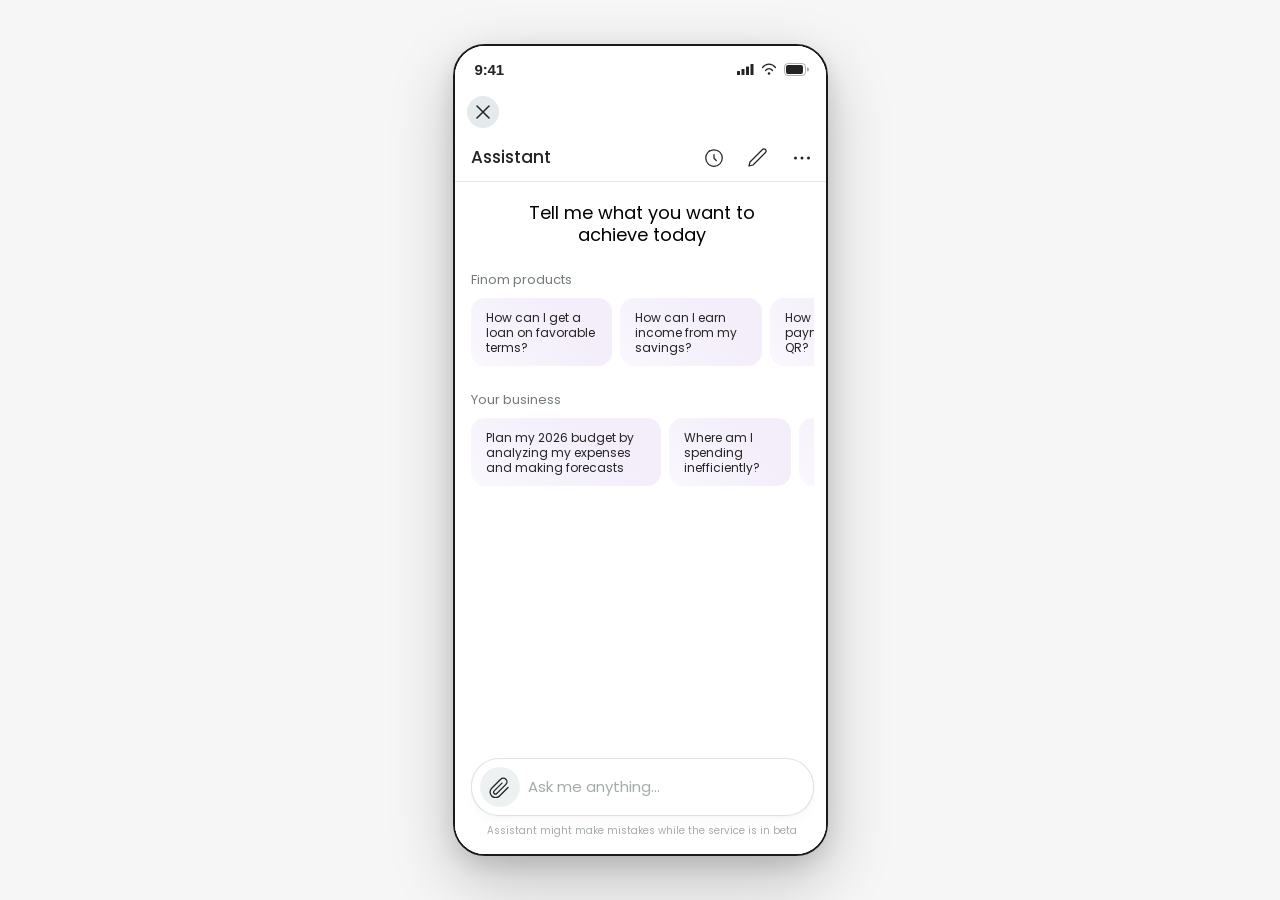
<file: ai.html>
<!DOCTYPE html>
<html lang="en">
<head>
  <meta charset="UTF-8">
  <meta name="viewport" content="width=375, initial-scale=1.0, maximum-scale=1.0">
  <title>Finom – AI Assistant</title>
  <link href="https://fonts.googleapis.com/css2?family=Poppins:wght@400;500;600&display=swap" rel="stylesheet">
  <link rel="stylesheet" href="css/ai-icon.css">
  <style>
    *, *::before, *::after { box-sizing: border-box; margin: 0; padding: 0; }
    @view-transition { navigation: auto; }
    ::view-transition-group(ai-btn) { animation-duration: 300ms; animation-timing-function: ease-in-out; }
    ::view-transition-old(ai-btn) { animation: 300ms ease-in-out both vt-ai-exit; }
    ::view-transition-new(ai-btn) { animation: none; opacity: 0; }
    @keyframes vt-ai-exit { to { opacity: 0; transform: scale(0.6); } }

    body {
      background: #F6F6F6;
      display: flex;
      justify-content: center;
      align-items: center;
      min-height: 100vh;
      font-family: 'Poppins', sans-serif;
    }

    .device-frame {
      width: 375px;
      height: 812px;
      border-radius: 32px;
      border: 2px solid #1a1a1a;
      box-shadow: 0 24px 64px rgba(0,0,0,0.22), 0 8px 24px rgba(0,0,0,0.12);
      overflow: hidden;
      position: relative;
      flex-shrink: 0;
      transform: translateZ(0);
    }

    .screen {
      width: 375px;
      background: #fff;
      height: 100vh;
      position: relative;
      display: flex;
      flex-direction: column;
      overflow: hidden;
    }

    /* ai.html: chat fills the frame exactly */
    .device-frame .screen {
      height: 812px;
    }

    /* ── Status bar ───────────────────────────────────────────── */
    .status-bar {
      background: #fff;
      display: flex;
      justify-content: space-between;
      align-items: center;
      padding: 14px 20px 12px 20px;
      height: 44px;
      flex-shrink: 0;
    }
    .status-time {
      font-family: -apple-system, 'SF Pro Text', sans-serif;
      font-size: 15px;
      font-weight: 600;
      color: #242424;
      letter-spacing: -0.165px;
    }
    .status-icons { display: flex; align-items: center; gap: 7px; }

    /* ── Nav top (close button row) ───────────────────────────── */
    .nav-top {
      background: #fff;
      height: 44px;
      display: flex;
      align-items: center;
      padding: 0 12px;
      flex-shrink: 0;
    }
    .close-btn {
      width: 32px;
      height: 32px;
      border-radius: 50%;
      background: rgba(37, 78, 92, 0.12);
      border: none;
      cursor: pointer;
      display: flex;
      align-items: center;
      justify-content: center;
      flex-shrink: 0;
    }

    /* ── Chat top menu ────────────────────────────────────────── */
    .chat-top-menu {
      background: #fff;
      height: 48px;
      display: flex;
      align-items: center;
      justify-content: space-between;
      padding: 0 16px;
      border-bottom: 1px solid rgba(37, 78, 92, 0.12);
      box-shadow: 0px 1px 3px rgba(0,0,0,0.03), 0px 8px 12px rgba(0,0,0,0.02);
      flex-shrink: 0;
    }
    .chat-title {
      font-size: 17px;
      font-weight: 500;
      color: #242424;
      line-height: 1;
    }
    .chat-menu-icons {
      display: flex;
      align-items: center;
      gap: 20px;
    }
    .chat-menu-icon {
      width: 24px;
      height: 24px;
      display: flex;
      align-items: center;
      justify-content: center;
      cursor: pointer;
      flex-shrink: 0;
      color: #242424;
      position: relative;
    }

    /* ── History badge (unread counter) ──────────────────────── */
    .chat-menu-badge {
      position: absolute;
      top: -6px;
      right: -8px;
      min-width: 20px;
      height: 20px;
      border-radius: 10px;
      background: #fe42b4;
      color: #fff;
      font-size: 12px;
      font-weight: 600;
      display: flex;
      align-items: center;
      justify-content: center;
      padding: 0 5px;
      line-height: 1;
      pointer-events: none;
    }

    /* ── Chat area ────────────────────────────────────────────── */
    .chat-area {
      flex: 1;
      overflow-y: auto;
      padding: 20px 16px 8px;
      display: flex;
      flex-direction: column;
      gap: 8px;
      background: #fff;
    }

    /* ── Welcome state ────────────────────────────────────────── */
    .welcome-state {
      display: flex;
      flex-direction: column;
    }
    .welcome-row {
      display: flex;
      align-items: center;
      justify-content: center;
      margin-bottom: 4px;
    }
    .welcome-greeting-text {
      font-size: 18px;
      font-weight: 400;
      color: #000;
      line-height: 22px;
      text-align: center;
      max-width: 248px;
    }

    /* ── Prompt sections ──────────────────────────────────────── */
    .prompt-section {
      margin-top: 20px;
    }
    .prompt-section-label {
      font-size: 13px;
      font-weight: 400;
      color: rgba(36, 47, 51, 0.64);
      line-height: 20px;
      margin-bottom: 8px;
    }
    .prompt-cards-scroll {
      display: flex;
      flex-direction: row;
      gap: 8px;
      overflow-x: auto;
      padding-bottom: 4px;
      -ms-overflow-style: none;
      scrollbar-width: none;
    }
    .prompt-cards-scroll::-webkit-scrollbar { display: none; }

    .prompt-card {
      background: #fff;
      border: none;
      border-radius: 14px;
      width: 141.5px;
      min-width: 141.5px;
      height: 68px;
      padding: 0 15px;
      font-family: 'Poppins', sans-serif;
      font-size: 12px;
      font-weight: 400;
      color: #242424;
      line-height: 15px;
      text-align: left;
      cursor: pointer;
      flex-shrink: 0;
      box-shadow: 0px 1px 3px rgba(0,0,0,0.05), 0px 8px 12px rgba(0,0,0,0.03);
      transition: background 0.15s;
      display: flex;
      align-items: center;
    }
    .prompt-card--gradient-228 {
      background: linear-gradient(228.33deg, rgb(243, 238, 250) 30.155%, rgb(251, 248, 255) 105.17%);
      box-shadow: none;
    }
    .prompt-card--gradient-220 {
      background: linear-gradient(219.92deg, rgb(243, 238, 250) 30.155%, rgb(251, 248, 255) 105.17%);
      box-shadow: none;
    }
    .prompt-card--gradient-232 {
      background: linear-gradient(232.50deg, rgb(243, 238, 250) 30.155%, rgb(251, 248, 255) 105.17%);
      box-shadow: none;
    }
    .prompt-card--wide {
      width: 190px;
      min-width: 190px;
    }
    .prompt-card--medium {
      width: 122px;
      min-width: 122px;
    }
    .prompt-card:active { background: rgba(37, 78, 92, 0.04); }

    /* ── Chat messages ────────────────────────────────────────── */
    .chat-msg { display: flex; }
    .chat-msg--user { justify-content: flex-end; }
    .chat-msg--assistant { justify-content: flex-start; }
    .chat-msg--tool { justify-content: center; }

    .chat-bubble {
      max-width: 85%;
      padding: 10px 14px;
      border-radius: 18px;
      font-size: 14px;
      line-height: 20px;
      word-wrap: break-word;
    }
    .chat-bubble--user {
      background: #242424;
      color: #fff;
      border-bottom-right-radius: 6px;
    }
    .chat-bubble--assistant {
      background: #fff;
      color: #242424;
      border-bottom-left-radius: 6px;
      box-shadow: 0px 1px 3px rgba(0,0,0,0.05), 0px 4px 8px rgba(0,0,0,0.03);
    }
    .chat-bubble--error {
      background: rgba(231,76,60,0.1);
      color: #e74c3c;
      border-bottom-left-radius: 6px;
    }

    /* ── Tool indicators ──────────────────────────────────────── */
    .tool-indicator {
      display: inline-flex;
      align-items: center;
      gap: 8px;
      background: rgba(169,142,242,0.12);
      border-radius: 12px;
      padding: 6px 12px;
      font-size: 12px;
      color: rgba(36,47,51,0.64);
    }
    .tool-indicator__spinner {
      width: 12px;
      height: 12px;
      border: 2px solid rgba(169,142,242,0.3);
      border-top-color: #9b59b6;
      border-radius: 50%;
      animation: spin 0.8s linear infinite;
    }
    @keyframes spin { to { transform: rotate(360deg); } }

    .tool-result-pill {
      display: inline-flex;
      align-items: center;
      gap: 4px;
      background: rgba(47,168,79,0.1);
      border-radius: 12px;
      padding: 4px 12px;
      font-size: 12px;
      color: #2fa84f;
    }

    /* ── Typing indicator ─────────────────────────────────────── */
    .chat-bubble--typing {
      display: flex;
      align-items: center;
      gap: 4px;
      padding: 14px 18px;
    }
    .typing-dot {
      width: 8px;
      height: 8px;
      border-radius: 50%;
      background: rgba(36,47,51,0.25);
      animation: typingBounce 1.2s ease-in-out infinite;
    }
    .typing-dot:nth-child(2) { animation-delay: 0.15s; }
    .typing-dot:nth-child(3) { animation-delay: 0.3s; }
    @keyframes typingBounce {
      0%, 60%, 100% { transform: translateY(0); opacity: 0.4; }
      30% { transform: translateY(-6px); opacity: 1; }
    }

    /* ── Rich content inside bubbles ──────────────────────────── */
    .rich-text {
      margin: 4px 0;
      font-size: 14px;
      line-height: 20px;
    }
    .rich-card {
      background: rgba(37,78,92,0.06);
      border-radius: 14px;
      padding: 12px;
      margin: 6px 0;
    }
    .rich-card__title {
      font-size: 14px;
      font-weight: 600;
      color: #242424;
      margin-bottom: 6px;
    }
    .rich-card__subtitle {
      font-size: 12px;
      color: rgba(36,47,51,0.64);
      margin-bottom: 6px;
    }
    .rich-card__field {
      display: flex;
      justify-content: space-between;
      align-items: center;
      padding: 4px 0;
    }
    .rich-card__field + .rich-card__field {
      border-top: 1px solid rgba(36,47,51,0.06);
    }
    .rich-card__field-label {
      font-size: 13px;
      color: rgba(36,47,51,0.64);
    }
    .rich-card__field-value {
      font-size: 13px;
      font-weight: 500;
      color: #242424;
    }

    .rich-list { margin: 6px 0; }
    .rich-list__item {
      display: flex;
      align-items: center;
      justify-content: space-between;
      gap: 8px;
      padding: 6px 0;
    }
    .rich-list__item + .rich-list__item {
      border-top: 1px solid rgba(36,47,51,0.06);
    }
    .rich-list__info { flex: 1; min-width: 0; }
    .rich-list__title {
      font-size: 13px;
      font-weight: 500;
      color: #242424;
      white-space: nowrap;
      overflow: hidden;
      text-overflow: ellipsis;
    }
    .rich-list__sub {
      font-size: 11px;
      color: rgba(36,47,51,0.45);
    }
    .rich-list__trailing {
      font-size: 13px;
      font-weight: 500;
      color: #242424;
      white-space: nowrap;
      flex-shrink: 0;
    }
    .rich-list__badge {
      font-size: 11px;
      font-weight: 500;
      white-space: nowrap;
      flex-shrink: 0;
    }

    .rich-link {
      display: inline-block;
      color: #1a7aff;
      font-size: 13px;
      font-weight: 500;
      text-decoration: none;
      margin: 4px 0;
    }

    .rich-action {
      display: inline-flex;
      align-items: center;
      gap: 6px;
      background: rgba(37,78,92,0.1);
      border: none;
      border-radius: 12px;
      padding: 8px 14px;
      font-size: 13px;
      font-weight: 500;
      color: #242424;
      cursor: pointer;
      font-family: 'Poppins', sans-serif;
      margin-top: 6px;
      transition: background 0.15s;
    }
    .rich-action:active { background: rgba(37,78,92,0.18); }

    /* ── Button group ──────────────────────────────────────────── */
    .rich-action-group {
      display: flex;
      flex-wrap: wrap;
      gap: 6px;
      margin-top: 10px;
    }
    .rich-action-group .rich-action {
      font-size: 12px;
      padding: 6px 12px;
      margin-top: 0;
      border-radius: 20px;
      border: 1px solid rgba(37,78,92,0.1);
    }

    .rich-image {
      margin: 8px 0;
      border-radius: 12px;
      overflow: hidden;
    }
    .rich-image img {
      display: block;
      width: 100%;
      height: auto;
    }
    .rich-markdown {
      margin: 6px 0;
      font-size: 13px;
      line-height: 19px;
      color: #242424;
    }
    .rich-markdown__text {
      margin: 4px 0;
    }
    .rich-markdown__bullet {
      display: flex;
      gap: 8px;
      padding: 2px 0;
    }
    .rich-markdown__dot {
      color: rgba(36,47,51,0.45);
      flex-shrink: 0;
    }

    /* ── Composer ──────────────────────────────────────────────── */
    .composer {
      flex-shrink: 0;
      padding: 8px 16px 16px;
      background: #fff;
    }
    .composer-inner {
      display: flex;
      align-items: center;
      gap: 8px;
      background: #fff;
      border: 1px solid rgba(37, 78, 92, 0.16);
      border-radius: 28px;
      padding: 8px;
      box-shadow: 0px 1px 3px rgba(0,0,0,0.03), 0px 8px 12px rgba(0,0,0,0.02);
    }
    .attach-btn {
      width: 40px;
      height: 40px;
      border-radius: 20px;
      background: rgba(37, 78, 92, 0.08);
      border: none;
      cursor: pointer;
      display: flex;
      align-items: center;
      justify-content: center;
      flex-shrink: 0;
      color: #242424;
    }
    .composer-input {
      flex: 1;
      border: none;
      outline: none;
      font-size: 15px;
      font-family: 'Poppins', sans-serif;
      color: #242424;
      background: transparent;
      line-height: 20px;
    }
    .composer-input::placeholder { color: rgba(31, 46, 51, 0.4); }
    .send-btn {
      width: 40px;
      height: 40px;
      border-radius: 20px;
      background: rgba(37, 78, 92, 0.08);
      border: none;
      cursor: pointer;
      display: flex;
      align-items: center;
      justify-content: center;
      flex-shrink: 0;
      color: rgba(37, 78, 92, 0.4);
      transition: background 0.15s, color 0.15s;
    }
    .send-btn:not(:disabled) {
      background: #0b002e;
      color: #fff;
      cursor: pointer;
    }
    .send-btn:disabled {
      cursor: default;
    }
    .composer-disclaimer {
      font-size: 10px;
      color: rgba(31, 46, 51, 0.4);
      text-align: center;
      padding: 8px 0 4px;
      line-height: 14px;
    }

    /* ── History overlay ─────────────────────────────────────── */
    .history-overlay {
      position: absolute;
      inset: 0;
      background: #fff;
      z-index: 100;
      display: none;
      flex-direction: column;
      overflow: hidden;
    }
    .history-overlay.is-visible { display: flex; }

    .history-top-menu {
      background: #fff;
      height: 48px;
      display: flex;
      align-items: center;
      justify-content: space-between;
      padding: 0 16px;
      border-bottom: 1px solid rgba(37, 78, 92, 0.12);
      box-shadow: 0px 1px 3px rgba(0,0,0,0.03), 0px 8px 12px rgba(0,0,0,0.02);
      flex-shrink: 0;
    }
    .history-back {
      display: flex;
      align-items: center;
      gap: 16px;
      cursor: pointer;
      background: none;
      border: none;
      padding: 0;
    }
    .history-back-title {
      font-size: 17px;
      font-weight: 500;
      color: #242424;
      line-height: 1;
      font-family: 'Poppins', sans-serif;
    }
    .history-new-chat-icon {
      width: 24px;
      height: 24px;
      display: flex;
      align-items: center;
      justify-content: center;
      cursor: pointer;
      color: #242424;
    }

    .history-list {
      flex: 1;
      overflow-y: auto;
      padding: 16px 0;
    }
    .history-section-divider {
      height: 1px;
      background: rgba(37, 78, 92, 0.12);
      margin: 12px 16px;
    }
    .history-item {
      display: flex;
      align-items: center;
      gap: 12px;
      padding: 16px;
      border-radius: 12px;
      cursor: pointer;
      transition: background 0.15s;
    }
    .history-item:active { background: rgba(37, 78, 92, 0.04); }

    .history-item__info {
      flex: 1;
      min-width: 0;
      display: flex;
      align-items: center;
      gap: 8px;
    }
    .history-item__name {
      font-size: 15px;
      font-weight: 400;
      color: #242424;
      line-height: 24px;
      overflow: hidden;
      text-overflow: ellipsis;
      white-space: nowrap;
      flex-shrink: 1;
      min-width: 0;
    }
    .history-item__name--active {
      font-weight: 500;
    }
    .history-item__tag {
      background: rgba(74, 116, 255, 0.24);
      border-radius: 8px;
      padding: 3px 6px;
      font-size: 10px;
      font-weight: 500;
      color: #4a74ff;
      white-space: nowrap;
      flex-shrink: 0;
    }
    .history-item__right {
      display: flex;
      align-items: center;
      gap: 16px;
      flex-shrink: 0;
    }
    .history-item__badge {
      width: 8px;
      height: 8px;
      border-radius: 10px;
      background: #fe42b4;
    }
    .history-item__more {
      width: 24px;
      height: 24px;
      display: flex;
      align-items: center;
      justify-content: center;
      color: #242424;
    }

    .history-empty {
      flex: 1;
      display: flex;
      flex-direction: column;
      align-items: center;
      justify-content: center;
      gap: 8px;
      color: rgba(36, 47, 51, 0.45);
      font-size: 14px;
    }
    .history-empty svg { opacity: 0.3; }

    /* ── Ghost AI button (view-transition target) ─────────── */
    /* .ai-btn-ghost styles live in css/ai-icon.css */

    /* ═══════════════════════════════════════════
       CARDS OVERLAY (bottom sheet)
       ═══════════════════════════════════════════ */

    .co-overlay {
      position: fixed; inset: 0; z-index: 200;
      pointer-events: none;
    }
    .co-overlay.is-open { pointer-events: all; }

    .co-backdrop {
      position: fixed; inset: 0;
      background: rgba(0, 0, 0, 0.4);
      cursor: pointer;
      opacity: 0;
      transition: opacity 300ms cubic-bezier(0.2, 0.8, 0.2, 1);
    }
    .co-overlay.is-open .co-backdrop { opacity: 1; }

    .co-peek-card {
      position: fixed; top: 32px; left: 50%;
      width: 351px; height: 40px;
      background: #d8dbdd;
      border-radius: 20px 20px 0 0;
      z-index: 201;
      will-change: transform;
      backface-visibility: hidden;
      transform: translateX(-50%) translate3d(0, 100vh, 0);
      transition: transform 300ms cubic-bezier(0.2, 0.8, 0.2, 1);
    }
    .co-overlay.is-open .co-peek-card {
      transform: translateX(-50%) translate3d(0, 0, 0);
    }

    .co-sheet {
      position: fixed; top: 42px; bottom: 0; left: 50%;
      width: 375px; background: #eef1f2;
      border-radius: 20px 20px 0 0;
      display: flex; flex-direction: column;
      overflow: hidden; z-index: 202;
      will-change: transform;
      backface-visibility: hidden;
      transform: translateX(-50%) translate3d(0, 100vh, 0);
      transition: transform 300ms cubic-bezier(0.2, 0.8, 0.2, 1);
    }
    .co-overlay.is-open .co-sheet {
      transform: translateX(-50%) translate3d(0, 0, 0);
    }

    .co-header {
      background: transparent; height: 44px;
      display: flex; align-items: center; padding: 0 12px; flex-shrink: 0;
    }
    .co-close-btn {
      width: 32px; height: 32px; border-radius: 50%;
      background: rgba(37, 78, 92, 0.08); border: none; cursor: pointer;
      display: flex; align-items: center; justify-content: center;
    }

    .co-body {
      flex: 1; overflow-y: auto; padding: 12px 16px 40px;
      display: flex; flex-direction: column; gap: 12px;
      -webkit-overflow-scrolling: touch;
    }

    .co-section { background: #fff; border-radius: 20px; overflow: hidden; flex-shrink: 0; }

    .co-card-wrap { display: flex; justify-content: center; padding: 16px 16px 0; }
    .co-card {
      width: 278px; height: 174px; border-radius: 12px;
      background: linear-gradient(145deg, #e6e9ea 0%, #d0d5d6 55%, #e2e5e6 100%);
      box-shadow: 0 26px 14px -20px rgba(0, 0, 0, 0.1);
      position: relative; overflow: hidden; flex-shrink: 0;
      border: 1px solid rgba(81, 81, 81, 0.25);
    }
    .co-card::before {
      content: ''; position: absolute; inset: 0; pointer-events: none;
      background: repeating-linear-gradient(
        0deg, transparent, transparent 7px,
        rgba(255,255,255,0.14) 7px, rgba(255,255,255,0.14) 8px);
    }
    .co-card::after {
      content: ''; position: absolute; inset: 0; pointer-events: none;
      background: linear-gradient(135deg, rgba(255,255,255,0.28) 0%, transparent 55%);
    }
    .co-card__brand {
      position: absolute; top: 14px; left: 16px; z-index: 1;
      font-size: 21px; font-weight: 600; font-style: italic;
      color: #fe42b4; letter-spacing: -0.5px; line-height: 1;
    }
    .co-card__label-row {
      position: absolute; bottom: 44px; left: 16px; z-index: 1;
      display: flex; align-items: center; gap: 5px;
    }
    .co-card__label { font-size: 14px; font-weight: 400; color: #3a3a3a; line-height: 1; }
    .co-card__bottom {
      position: absolute; bottom: 14px; left: 16px; right: 16px; z-index: 1;
      display: flex; align-items: center; justify-content: space-between;
    }
    .co-card__number { font-size: 13px; color: #3a3a3a; letter-spacing: 0.5px; line-height: 1; }
    .co-card__visa { font-size: 16px; font-style: italic; font-weight: 800; color: #1a1f71; letter-spacing: -1px; }

    .co-card-actions { display: flex; justify-content: center; padding: 16px 8px 14px; }
    .co-card-action {
      flex: 1; max-width: 96px;
      display: flex; flex-direction: column; align-items: center; gap: 6px;
      background: none; border: none; cursor: pointer; padding: 0;
    }
    .co-card-action__icon {
      width: 44px; height: 44px; border-radius: 50%;
      background: rgba(37, 78, 92, 0.1);
      display: flex; align-items: center; justify-content: center;
    }
    .co-card-action__label { font-size: 13px; color: #242424; line-height: 18px; }

    .co-row {
      display: flex; align-items: center; gap: 16px;
      padding: 0 16px; min-height: 54px; cursor: pointer;
    }
    .co-row + .co-row { border-top: 1px solid rgba(36, 47, 51, 0.08); }

    .co-icon-block {
      width: 32px; height: 32px; border-radius: 8px;
      background: rgba(37, 78, 92, 0.1);
      display: flex; align-items: center; justify-content: center; flex-shrink: 0;
    }

    .co-row > .co-row-title { flex: 1; }
    .co-row-text { flex: 1; display: flex; flex-direction: column; gap: 1px; padding: 8px 0; min-width: 0; }
    .co-row-title { font-size: 17px; font-weight: 400; color: #242424; line-height: 22px; }
    .co-row-sub { font-size: 13px; color: rgba(36, 47, 51, 0.64); line-height: 20px; }

    .co-limits-header {
      display: flex; align-items: center; justify-content: space-between; padding: 8px 16px 6px;
    }
    .co-section-title { font-size: 17px; font-weight: 600; color: #242424; line-height: 22px; }
    .co-limit-item { padding: 10px 16px 4px; }
    .co-limit-item + .co-limit-item { padding-top: 6px; }
    .co-limit-label { display: block; font-size: 13px; color: rgba(36,47,51,0.64); line-height: 20px; margin-bottom: 2px; }
    .co-limit-value { font-size: 17px; color: #242424; line-height: 22px; margin-bottom: 8px; }
    .co-limit-total { color: rgba(36, 47, 51, 0.64); }
    .co-progress {
      height: 4px; border-radius: 2px;
      background: rgba(37, 78, 92, 0.12); overflow: hidden; margin-bottom: 10px;
    }
    .co-progress__fill { height: 100%; border-radius: 2px; background: #fe42b4; }

    .co-benefits-headline { padding: 8px 16px 4px; }
    .co-benefits-title { font-size: 17px; font-weight: 600; color: #242424; line-height: 22px; }

    .co-home-indicator {
      flex-shrink: 0; display: flex; justify-content: center;
      padding: 8px 0 6px; background: #eef1f2;
    }
    .co-home-indicator__bar {
      width: 134px; height: 5px; border-radius: 100px;
      background: #242424;
    }

    /* ── Prime card variant ──────────────────── */
    .co-overlay.co-prime .co-peek-card { background: #3a3a3e; }

    .co-card--prime {
      background: linear-gradient(135deg, #2a2a2e 0%, #3a3a40 100%) !important;
      border-color: rgba(255,255,255,0.1) !important;
    }
    .co-card--prime::before {
      background: radial-gradient(circle at top right, rgba(254,66,180,0.15) 0%, transparent 70%) !important;
    }
    .co-card--prime::after { background: none !important; }
    .co-card--prime .co-card__brand { color: #fff; }
    .co-card--prime .co-card__label { color: rgba(255,255,255,0.7); }
    .co-card--prime .co-card__number { color: rgba(255,255,255,0.7); }
    .co-card--prime .co-card__visa { color: rgba(255,255,255,0.8); }

    .co-card__prime-badge {
      background: rgba(254,66,180,0.25); border-radius: 6px;
      padding: 2px 8px; font-size: 10px; font-weight: 600;
      color: #fe42b4; letter-spacing: 0.5px;
    }

    .co-benefit-icon--prime { background: rgba(254,66,180,0.1) !important; }
  </style>
</head>
<body>
<div class="device-frame">
<div class="screen">

  <!-- STATUS BAR -->
  <div class="status-bar">
    <span class="status-time">9:41</span>
    <div class="status-icons">
      <svg width="17" height="11" viewBox="0 0 17 11" fill="none">
        <rect x="0" y="7" width="3" height="4" rx="0.5" fill="#242424"/>
        <rect x="4.5" y="5" width="3" height="6" rx="0.5" fill="#242424"/>
        <rect x="9" y="2.5" width="3" height="8.5" rx="0.5" fill="#242424"/>
        <rect x="13.5" y="0" width="3" height="11" rx="0.5" fill="#242424"/>
      </svg>
      <svg width="16" height="12" viewBox="0 0 16 12" fill="none">
        <circle cx="8" cy="10.5" r="1.3" fill="#242424"/>
        <path d="M4.5 7.5C5.6 6.2 6.7 5.6 8 5.6s2.4.6 3.5 1.9" stroke="#242424" stroke-width="1.2" stroke-linecap="round" fill="none"/>
        <path d="M1.5 4.5C3.2 2.4 5.5 1.2 8 1.2s4.8 1.2 6.5 3.3" stroke="#242424" stroke-width="1.2" stroke-linecap="round" fill="none"/>
      </svg>
      <svg width="26" height="13" viewBox="0 0 26 13" fill="none">
        <rect x="0.5" y="0.5" width="21" height="12" rx="3.5" stroke="#242424" stroke-opacity="0.35"/>
        <rect x="2" y="2" width="17" height="9" rx="2" fill="#242424"/>
        <path d="M23 4.5v4a2 2 0 000-4z" fill="#242424" fill-opacity="0.4"/>
      </svg>
    </div>
  </div>

  <!-- NAV TOP (close button) -->
  <div class="nav-top">
    <button class="close-btn" id="back-btn">
      <svg width="14" height="14" viewBox="0 0 14 14" fill="none">
        <path d="M1 1l12 12M13 1L1 13" stroke="#242424" stroke-width="1.5" stroke-linecap="round"/>
      </svg>
    </button>
  </div>

  <!-- CHAT TOP MENU -->
  <div class="chat-top-menu">
    <span class="chat-title">Assistant</span>
    <div class="chat-menu-icons">
      <!-- History / clock -->
      <div class="chat-menu-icon" id="history-btn">
        <svg width="24" height="24" viewBox="0 0 24 24" fill="none">
          <circle cx="12" cy="12" r="8.25" stroke="#242424" stroke-width="1.25"/>
          <path d="M12 8.5v3.75l2.25 2.25" stroke="#242424" stroke-width="1.25" stroke-linecap="round" stroke-linejoin="round"/>
        </svg>
      </div>
      <!-- Edit / pencil — starts new chat -->
      <div class="chat-menu-icon" id="new-chat-btn">
        <svg width="24" height="24" viewBox="0 0 24 24" fill="none">
          <path d="M16.5 3.5a2.121 2.121 0 013 3L7 19l-4 1 1-4L16.5 3.5z" stroke="#242424" stroke-width="1.25" stroke-linejoin="round"/>
        </svg>
      </div>
      <!-- More / ellipsis -->
      <div class="chat-menu-icon" id="more-btn">
        <svg width="24" height="24" viewBox="0 0 24 24" fill="none">
          <circle cx="5.5" cy="12" r="1.5" fill="#242424"/>
          <circle cx="12" cy="12" r="1.5" fill="#242424"/>
          <circle cx="18.5" cy="12" r="1.5" fill="#242424"/>
        </svg>
      </div>
    </div>
  </div>

  <!-- CHAT AREA -->
  <div class="chat-area" id="chat-area">

    <!-- Welcome state -->
    <div class="welcome-state" id="welcome-state">

      <!-- Greeting row -->
      <div class="welcome-row">
        <p class="welcome-greeting-text" id="welcome-greeting">Tell me what you want to achieve today</p>
      </div>

      <!-- Finom products -->
      <div class="prompt-section">
        <p class="prompt-section-label">Finom products</p>
        <div class="prompt-cards-scroll">
          <button class="suggestion-chip prompt-card prompt-card--gradient-228" data-query="How can I get a loan on favorable terms?">How can I get a loan on favorable terms?</button>
          <button class="suggestion-chip prompt-card prompt-card--gradient-228" data-query="How can I earn income from my savings?">How can I earn income from my savings?</button>
          <button class="suggestion-chip prompt-card prompt-card--gradient-228" data-query="How can I accept payments via QR?">How can I accept payments via QR?</button>
        </div>
      </div>

      <!-- Your business -->
      <div class="prompt-section">
        <p class="prompt-section-label">Your business</p>
        <div class="prompt-cards-scroll">
          <button class="suggestion-chip prompt-card prompt-card--wide prompt-card--gradient-220" data-query="Plan my 2026 budget by analyzing my expenses and making forecasts">Plan my 2026 budget by analyzing my expenses and making forecasts</button>
          <button class="suggestion-chip prompt-card prompt-card--medium prompt-card--gradient-232" data-query="Where am I spending inefficiently?">Where am I spending inefficiently?</button>
          <button class="suggestion-chip prompt-card prompt-card--medium prompt-card--gradient-232" data-query="How can I save money on cards?">How can I save money on cards?</button>
        </div>
      </div>

    </div>

  </div>

  <!-- HISTORY OVERLAY -->
  <div class="history-overlay" id="history-overlay">
    <!-- Reuse status bar -->
    <div class="status-bar">
      <span class="status-time">9:41</span>
      <div class="status-icons">
        <svg width="17" height="11" viewBox="0 0 17 11" fill="none">
          <rect x="0" y="7" width="3" height="4" rx="0.5" fill="#242424"/>
          <rect x="4.5" y="5" width="3" height="6" rx="0.5" fill="#242424"/>
          <rect x="9" y="2.5" width="3" height="8.5" rx="0.5" fill="#242424"/>
          <rect x="13.5" y="0" width="3" height="11" rx="0.5" fill="#242424"/>
        </svg>
        <svg width="16" height="12" viewBox="0 0 16 12" fill="none">
          <circle cx="8" cy="10.5" r="1.3" fill="#242424"/>
          <path d="M4.5 7.5C5.6 6.2 6.7 5.6 8 5.6s2.4.6 3.5 1.9" stroke="#242424" stroke-width="1.2" stroke-linecap="round" fill="none"/>
          <path d="M1.5 4.5C3.2 2.4 5.5 1.2 8 1.2s4.8 1.2 6.5 3.3" stroke="#242424" stroke-width="1.2" stroke-linecap="round" fill="none"/>
        </svg>
        <svg width="26" height="13" viewBox="0 0 26 13" fill="none">
          <rect x="0.5" y="0.5" width="21" height="12" rx="3.5" stroke="#242424" stroke-opacity="0.35"/>
          <rect x="2" y="2" width="17" height="9" rx="2" fill="#242424"/>
          <path d="M23 4.5v4a2 2 0 000-4z" fill="#242424" fill-opacity="0.4"/>
        </svg>
      </div>
    </div>
    <!-- Close button row -->
    <div class="nav-top">
      <button class="close-btn" id="history-close-btn">
        <svg width="14" height="14" viewBox="0 0 14 14" fill="none">
          <path d="M1 1l12 12M13 1L1 13" stroke="#242424" stroke-width="1.5" stroke-linecap="round"/>
        </svg>
      </button>
    </div>
    <!-- History top menu -->
    <div class="history-top-menu">
      <button class="history-back" id="history-back-btn">
        <svg width="24" height="24" viewBox="0 0 24 24" fill="none">
          <path d="M19 12H5M5 12l6-6M5 12l6 6" stroke="#242424" stroke-width="1.5" stroke-linecap="round" stroke-linejoin="round"/>
        </svg>
        <span class="history-back-title">History</span>
      </button>
      <div class="history-new-chat-icon" id="history-new-chat-btn">
        <svg width="24" height="24" viewBox="0 0 24 24" fill="none">
          <path d="M16.5 3.5a2.121 2.121 0 013 3L7 19l-4 1 1-4L16.5 3.5z" stroke="#242424" stroke-width="1.25" stroke-linejoin="round"/>
        </svg>
      </div>
    </div>
    <!-- History list -->
    <div class="history-list" id="history-list">
      <div class="history-empty" id="history-empty">
        <svg width="48" height="48" viewBox="0 0 24 24" fill="none">
          <circle cx="12" cy="12" r="8.25" stroke="#242424" stroke-width="1.25"/>
          <path d="M12 8.5v3.75l2.25 2.25" stroke="#242424" stroke-width="1.25" stroke-linecap="round" stroke-linejoin="round"/>
        </svg>
        <span>No chat history yet</span>
      </div>
    </div>
  </div>

  <!-- COMPOSER -->
  <div class="composer">
    <div class="composer-inner">
      <button class="attach-btn">
        <svg width="22" height="22" viewBox="0 0 22 22" fill="none">
          <path d="M19 11.5l-8.5 8.5a5.5 5.5 0 01-7.8-7.8l9-9a3.67 3.67 0 015.2 5.2L7.8 17.5a1.83 1.83 0 01-2.6-2.6l7.8-7.8" stroke="currentColor" stroke-width="1.3" stroke-linecap="round" stroke-linejoin="round"/>
        </svg>
      </button>
      <input class="composer-input" id="composer-input" type="text" placeholder="Ask me anything..." autocomplete="off">
      <button class="send-btn" id="send-btn" disabled>
        <svg width="18" height="18" viewBox="0 0 18 18" fill="none">
          <path d="M9 13.5V4.5M4.5 9L9 4.5 13.5 9" stroke="currentColor" stroke-width="1.5" stroke-linecap="round" stroke-linejoin="round"/>
        </svg>
      </button>
    </div>
    <p class="composer-disclaimer">Assistant might make mistakes while the service is in beta</p>
  </div>

  <!-- Ghost AI button for view-transition -->
  <div class="ai-btn-ghost" data-ai-icon aria-hidden="true">
    <img src="Button.svg" alt="">
  </div>

  <!-- ═══════════════════════════════════════════
       CARDS OVERLAY (Prime bottom sheet)
       ═══════════════════════════════════════════ -->
  <div id="cards-overlay" class="co-overlay" aria-hidden="true" role="dialog" aria-modal="true">
    <div class="co-backdrop" id="co-backdrop"></div>
    <div class="co-peek-card"></div>
    <div class="co-sheet" id="co-sheet" tabindex="-1">
      <div class="co-header">
        <button class="co-close-btn" id="co-close-btn" aria-label="Close card">
          <svg width="14" height="14" viewBox="0 0 14 14" fill="none">
            <path d="M1 1l12 12M13 1L1 13" stroke="#242424" stroke-width="1.6" stroke-linecap="round"/>
          </svg>
        </button>
      </div>
      <div class="co-body" id="co-body"></div>
      <div class="co-home-indicator"><div class="co-home-indicator__bar"></div></div>
    </div>
  </div>

</div><!-- /screen -->
</div><!-- /device-frame -->

<script>
/* Reveal the ghost AI button right before the browser takes the old-page
   snapshot so the view-transition animates a visible element back to the
   destination page — gives a seamless "button reappears" effect. */
document.addEventListener('pageswap', function () {
  var g = document.querySelector('.ai-btn-ghost');
  if (g) g.style.opacity = '1';
});
</script>
<script src="js/chat-history.js"></script>
<script src="js/ai-icon.js"></script>
<script src="js/app-context.js"></script>
<script src="js/tool-registry.js"></script>
<script src="js/message-renderer.js"></script>
<script src="js/chat-engine.js"></script>
<script src="js/ai-app.js"></script>

<!-- ═══════════════════════════════════════════
     CARDS OVERLAY — open / close / Prime content
     ═══════════════════════════════════════════ -->
<script>
(function () {
  var overlay  = document.getElementById('cards-overlay');
  var sheet    = document.getElementById('co-sheet');
  var backdrop = document.getElementById('co-backdrop');
  var closeBtn = document.getElementById('co-close-btn');
  var coBody   = document.getElementById('co-body');
  var screen   = document.querySelector('.screen');

  var FOCUSABLE = 'button, [href], input, select, textarea, [tabindex]:not([tabindex="-1"])';
  var lastFocused = null;
  var populated = false;

  /* ── Prime card overlay content ──────────────────────── */
  function populatePrimeContent() {
    if (populated) return;
    populated = true;
    overlay.classList.add('co-prime');

    coBody.innerHTML =
      /* ── Card visual + actions ─────────────────── */
      '<div class="co-section">' +
        '<div class="co-card-wrap">' +
          '<div class="co-card co-card--prime">' +
            '<span class="co-card__brand">finom</span>' +
            '<div class="co-card__label-row">' +
              '<span class="co-card__label">Physical</span>' +
              '<span class="co-card__prime-badge">PRIME</span>' +
            '</div>' +
            '<div class="co-card__bottom">' +
              '<span class="co-card__number">\u00b7\u00b7\u00b7\u00b7 2290\u00a0\u00a012/27</span>' +
              '<span class="co-card__visa">VISA</span>' +
            '</div>' +
          '</div>' +
        '</div>' +
        '<div class="co-card-actions">' +
          '<button class="co-card-action">' +
            '<div class="co-card-action__icon">' +
              '<svg width="20" height="20" viewBox="0 0 20 20" fill="none">' +
                '<path d="M1.5 10C1.5 10 4.5 4 10 4s8.5 6 8.5 6-3 6-8.5 6S1.5 10 1.5 10z" stroke="#242424" stroke-width="1.3" fill="none"/>' +
                '<circle cx="10" cy="10" r="2.5" stroke="#242424" stroke-width="1.3" fill="none"/>' +
              '</svg>' +
            '</div>' +
            '<span class="co-card-action__label">Details</span>' +
          '</button>' +
          '<button class="co-card-action">' +
            '<div class="co-card-action__icon">' +
              '<svg width="20" height="20" viewBox="0 0 20 20" fill="none">' +
                '<rect x="3.5" y="9" width="13" height="9" rx="2" stroke="#242424" stroke-width="1.3" fill="none"/>' +
                '<path d="M7 9V6.5a3 3 0 016 0V9" stroke="#242424" stroke-width="1.3" stroke-linecap="round"/>' +
                '<circle cx="10" cy="13.5" r="1" fill="#242424"/>' +
              '</svg>' +
            '</div>' +
            '<span class="co-card-action__label">Freeze</span>' +
          '</button>' +
          '<button class="co-card-action">' +
            '<div class="co-card-action__icon">' +
              '<svg width="20" height="20" viewBox="0 0 20 20" fill="none">' +
                '<circle cx="10" cy="10" r="6.5" stroke="#242424" stroke-width="1.3" fill="none"/>' +
                '<circle cx="10" cy="10" r="2" stroke="#242424" stroke-width="1.3" fill="none"/>' +
                '<path d="M10 2v2M10 16v2M2 10h2M16 10h2M4.22 4.22l1.42 1.42M14.36 14.36l1.42 1.42M4.22 15.78l1.42-1.42M14.36 5.64l1.42-1.42" stroke="#242424" stroke-width="1.1" stroke-linecap="round"/>' +
              '</svg>' +
            '</div>' +
            '<span class="co-card-action__label">Settings</span>' +
          '</button>' +
        '</div>' +
      '</div>' +

      /* ── All transactions ──────────────────────── */
      '<div class="co-section">' +
        '<div class="co-row" id="co-all-tx">' +
          '<div class="co-icon-block">' +
            '<svg width="16" height="16" viewBox="0 0 16 16" fill="none">' +
              '<path d="M2 4h12M2 7.5h9M2 11h6" stroke="#242424" stroke-width="1.1" stroke-linecap="round"/>' +
              '<path d="M11.5 8.5v6M9.5 12.5l2 2 2-2" stroke="#242424" stroke-width="1.1" stroke-linecap="round" stroke-linejoin="round"/>' +
            '</svg>' +
          '</div>' +
          '<span class="co-row-title">All transactions</span>' +
          '<svg width="12" height="12" viewBox="0 0 12 12" fill="none">' +
            '<path d="M4.5 3L7.5 6L4.5 9" stroke="rgba(36,47,51,0.35)" stroke-width="1.2" stroke-linecap="round" stroke-linejoin="round"/>' +
          '</svg>' +
        '</div>' +
      '</div>' +

      /* ── Cardholder + Linked account ───────────── */
      '<div class="co-section">' +
        '<div class="co-row">' +
          '<div class="co-icon-block">' +
            '<svg width="16" height="16" viewBox="0 0 16 16" fill="none">' +
              '<circle cx="8" cy="6" r="2.5" stroke="#242424" stroke-width="1.1" fill="none"/>' +
              '<path d="M3 14c0-2.8 2.2-5 5-5s5 2.2 5 5" stroke="#242424" stroke-width="1.1" stroke-linecap="round" fill="none"/>' +
            '</svg>' +
          '</div>' +
          '<div class="co-row-text">' +
            '<span class="co-row-title">Cardholder</span>' +
            '<span class="co-row-sub">ANTONIO LA MURA</span>' +
          '</div>' +
          '<svg width="12" height="12" viewBox="0 0 12 12" fill="none">' +
            '<path d="M4.5 3L7.5 6L4.5 9" stroke="rgba(36,47,51,0.35)" stroke-width="1.2" stroke-linecap="round" stroke-linejoin="round"/>' +
          '</svg>' +
        '</div>' +
        '<div class="co-row">' +
          '<div class="co-icon-block">' +
            '<svg width="16" height="16" viewBox="0 0 16 16" fill="none">' +
              '<path d="M9 7l1-1a2.83 2.83 0 014 4l-2 2a2.83 2.83 0 01-4-4" stroke="#242424" stroke-width="1.1" stroke-linecap="round"/>' +
              '<path d="M7 9l-1 1a2.83 2.83 0 01-4-4l2-2a2.83 2.83 0 014 4" stroke="#242424" stroke-width="1.1" stroke-linecap="round"/>' +
            '</svg>' +
          '</div>' +
          '<div class="co-row-text">' +
            '<span class="co-row-title">Linked to Main</span>' +
            '<span class="co-row-sub">DE89 3704 0044 0532 0130 00</span>' +
          '</div>' +
          '<svg width="12" height="12" viewBox="0 0 12 12" fill="none">' +
            '<path d="M4.5 3L7.5 6L4.5 9" stroke="rgba(36,47,51,0.35)" stroke-width="1.2" stroke-linecap="round" stroke-linejoin="round"/>' +
          '</svg>' +
        '</div>' +
      '</div>' +

      /* ── Limits ────────────────────────────────── */
      '<div class="co-section">' +
        '<div class="co-limits-header">' +
          '<h2 class="co-section-title">Limits</h2>' +
        '</div>' +
        '<div class="co-limit-item">' +
          '<span class="co-limit-label">Online payments</span>' +
          '<div class="co-limit-value">3 200 \u20ac <span class="co-limit-total">/ 15 000 \u20ac</span></div>' +
          '<div class="co-progress"><div class="co-progress__fill" style="width:21.3%"></div></div>' +
        '</div>' +
        '<div class="co-limit-item">' +
          '<span class="co-limit-label">ATM withdrawals</span>' +
          '<div class="co-limit-value">800 \u20ac <span class="co-limit-total">/ 5 000 \u20ac</span></div>' +
          '<div class="co-progress"><div class="co-progress__fill" style="width:16%"></div></div>' +
        '</div>' +
        '<div class="co-limit-item">' +
          '<span class="co-limit-label">Contactless / Apple\u00a0Pay</span>' +
          '<div class="co-limit-value">1 450 \u20ac <span class="co-limit-total">/ 10 000 \u20ac</span></div>' +
          '<div class="co-progress"><div class="co-progress__fill" style="width:14.5%"></div></div>' +
        '</div>' +
      '</div>' +

      /* ── Prime benefits ────────────────────────── */
      '<div class="co-section">' +
        '<div class="co-benefits-headline">' +
          '<h2 class="co-benefits-title">Prime benefits</h2>' +
        '</div>' +
        '<div class="co-row">' +
          '<div class="co-icon-block co-benefit-icon--prime">' +
            '<svg width="16" height="16" viewBox="0 0 16 16" fill="none">' +
              '<path d="M8 1.5l1.8 3.7L14 5.8l-3 2.8.7 4.1L8 10.9l-3.7 1.8.7-4.1-3-2.8 4.2-.6L8 1.5z" stroke="#fe42b4" stroke-width="1.1" stroke-linejoin="round" fill="none"/>' +
            '</svg>' +
          '</div>' +
          '<span class="co-row-title">1% cashback on all card payments</span>' +
          '<svg width="12" height="12" viewBox="0 0 12 12" fill="none">' +
            '<path d="M4.5 3L7.5 6L4.5 9" stroke="rgba(36,47,51,0.35)" stroke-width="1.2" stroke-linecap="round" stroke-linejoin="round"/>' +
          '</svg>' +
        '</div>' +
        '<div class="co-row">' +
          '<div class="co-icon-block co-benefit-icon--prime">' +
            '<svg width="16" height="16" viewBox="0 0 16 16" fill="none">' +
              '<circle cx="8" cy="8" r="5.5" stroke="#fe42b4" stroke-width="1.1" fill="none"/>' +
              '<path d="M4.5 8h7M8 4.5v7" stroke="#fe42b4" stroke-width="1.1" stroke-linecap="round"/>' +
            '</svg>' +
          '</div>' +
          '<span class="co-row-title">Zero FX fees up to \u20ac20,000 / mo</span>' +
          '<svg width="12" height="12" viewBox="0 0 12 12" fill="none">' +
            '<path d="M4.5 3L7.5 6L4.5 9" stroke="rgba(36,47,51,0.35)" stroke-width="1.2" stroke-linecap="round" stroke-linejoin="round"/>' +
          '</svg>' +
        '</div>' +
        '<div class="co-row">' +
          '<div class="co-icon-block co-benefit-icon--prime">' +
            '<svg width="16" height="16" viewBox="0 0 16 16" fill="none">' +
              '<path d="M3 11c0-2.8 2.2-5 5-5s5 2.2 5 5" stroke="#fe42b4" stroke-width="1.1" stroke-linecap="round" fill="none"/>' +
              '<circle cx="8" cy="11.5" r="1" fill="#fe42b4"/>' +
              '<path d="M5 4l1.5 1.5M11 4l-1.5 1.5" stroke="#fe42b4" stroke-width="1.1" stroke-linecap="round"/>' +
            '</svg>' +
          '</div>' +
          '<span class="co-row-title">2 lounge visits per quarter</span>' +
          '<svg width="12" height="12" viewBox="0 0 12 12" fill="none">' +
            '<path d="M4.5 3L7.5 6L4.5 9" stroke="rgba(36,47,51,0.35)" stroke-width="1.2" stroke-linecap="round" stroke-linejoin="round"/>' +
          '</svg>' +
        '</div>' +
        '<div class="co-row">' +
          '<div class="co-icon-block co-benefit-icon--prime">' +
            '<svg width="16" height="16" viewBox="0 0 16 16" fill="none">' +
              '<rect x="4" y="2" width="8" height="12" rx="1.5" stroke="#fe42b4" stroke-width="1.1" fill="none"/>' +
              '<path d="M6.5 11h3" stroke="#fe42b4" stroke-width="1.1" stroke-linecap="round"/>' +
            '</svg>' +
          '</div>' +
          '<span class="co-row-title">Monthly eSIM data (1 GB)</span>' +
          '<svg width="12" height="12" viewBox="0 0 12 12" fill="none">' +
            '<path d="M4.5 3L7.5 6L4.5 9" stroke="rgba(36,47,51,0.35)" stroke-width="1.2" stroke-linecap="round" stroke-linejoin="round"/>' +
          '</svg>' +
        '</div>' +
      '</div>';

    /* Wire All transactions row */
    var allTx = document.getElementById('co-all-tx');
    if (allTx) {
      allTx.addEventListener('click', function () {
        window.location.href = 'transactions.html';
      });
    }
  }

  /* ── Open / Close ────────────────────────────── */

  function openCardsOverlay() {
    populatePrimeContent();
    lastFocused = document.activeElement;
    overlay.classList.add('is-open');
    overlay.setAttribute('aria-hidden', 'false');
    var pos = screen.scrollTop;
    setTimeout(function () {
      sheet.focus({ preventScroll: true });
      screen.scrollTop = pos;
    }, 50);
  }

  function closeCardsOverlay() {
    overlay.classList.remove('is-open');
    overlay.setAttribute('aria-hidden', 'true');
    if (lastFocused) {
      var pos = screen.scrollTop;
      lastFocused.focus({ preventScroll: true });
      screen.scrollTop = pos;
    }
  }

  /* ── Focus trap ──────────────────────────────── */

  function trapFocus(e) {
    if (!overlay.classList.contains('is-open')) return;
    var focusable = Array.prototype.slice.call(sheet.querySelectorAll(FOCUSABLE));
    if (!focusable.length) return;
    var first = focusable[0];
    var last  = focusable[focusable.length - 1];
    if (e.key === 'Tab') {
      if (e.shiftKey) {
        if (document.activeElement === first) { e.preventDefault(); last.focus(); }
      } else {
        if (document.activeElement === last)  { e.preventDefault(); first.focus(); }
      }
    }
  }

  /* ── Wire event listeners ────────────────────── */

  backdrop.addEventListener('click', closeCardsOverlay);
  closeBtn.addEventListener('click', closeCardsOverlay);
  document.addEventListener('keydown', function (e) {
    if (e.key === 'Escape' && overlay.classList.contains('is-open')) closeCardsOverlay();
    trapFocus(e);
  });

  /* Listen for "View your Prime card" button click from message-renderer */
  document.addEventListener('finom:open_card_overlay', openCardsOverlay);
})();
</script>
</body>
</html>
</file>
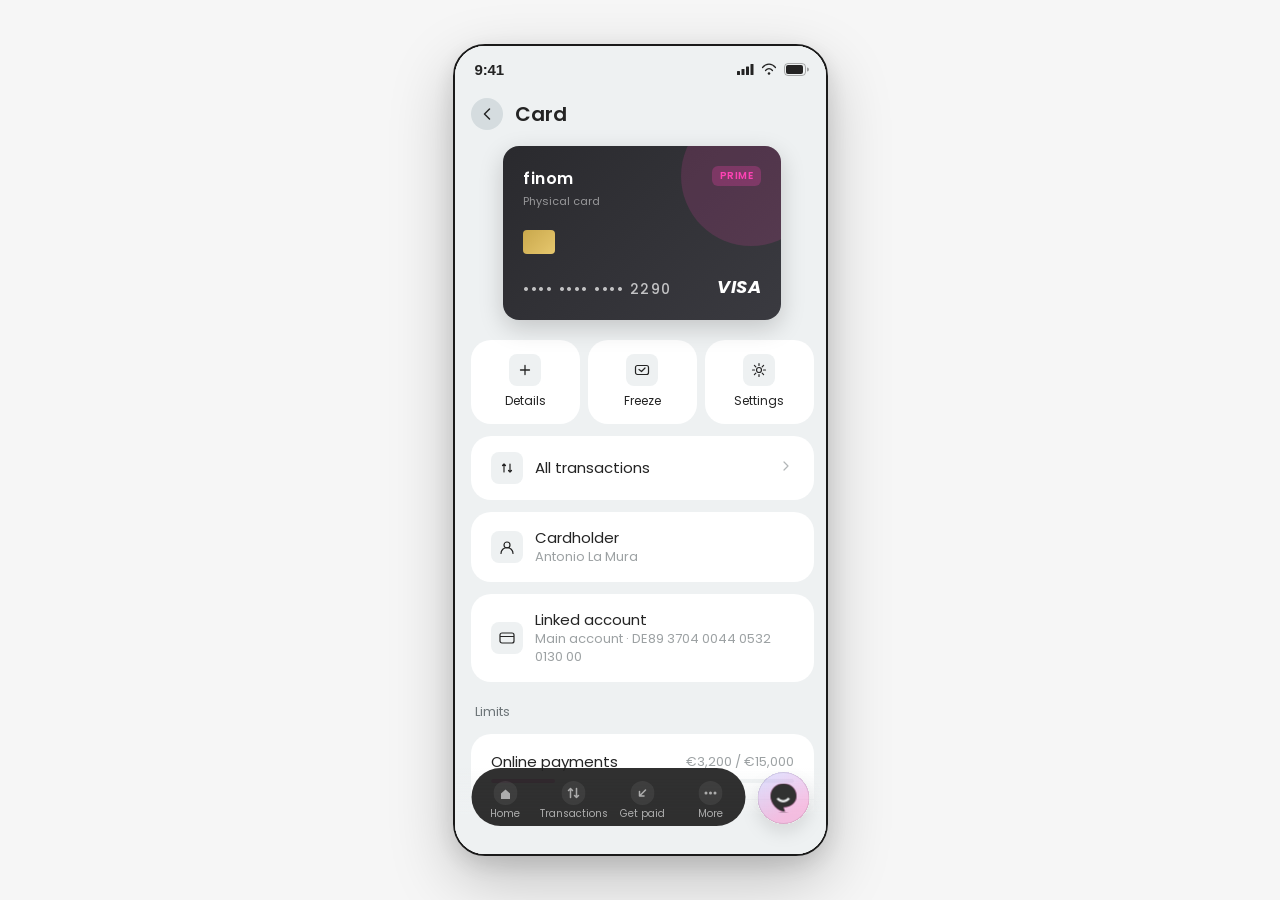
<file: card.html>
<!DOCTYPE html>
<html lang="en">
<head>
  <meta charset="UTF-8">
  <meta name="viewport" content="width=375, initial-scale=1.0, maximum-scale=1.0">
  <title>Finom – Card</title>
  <link href="https://fonts.googleapis.com/css2?family=Poppins:wght@400;500;600&display=swap" rel="stylesheet">
  <link rel="stylesheet" href="css/ai-icon.css">
  <style>
    *, *::before, *::after { box-sizing: border-box; margin: 0; padding: 0; }
    @view-transition { navigation: auto; }
    ::view-transition-group(ai-btn) { animation-duration: 300ms; animation-timing-function: ease-in-out; }

    body {
      background: #F6F6F6;
      display: flex;
      justify-content: center;
      align-items: center;
      min-height: 100vh;
      font-family: 'Poppins', sans-serif;
    }

    .device-frame {
      width: 375px;
      height: 812px;
      border-radius: 32px;
      border: 2px solid #1a1a1a;
      box-shadow: 0 24px 64px rgba(0,0,0,0.22), 0 8px 24px rgba(0,0,0,0.12);
      overflow: hidden;
      position: relative;
      flex-shrink: 0;
      transform: translateZ(0);
    }

    .screen {
      width: 375px;
      background: #eef1f2;
      min-height: 100vh;
      position: relative;
      overflow-x: hidden;
    }

    .device-frame .screen {
      min-height: unset;
      height: 812px;
      overflow-y: auto;
    }

    /* ── Status bar ───────────────────────────────────────────── */
    .status-bar {
      background: #eef1f2;
      display: flex;
      justify-content: space-between;
      align-items: center;
      padding: 14px 20px 12px 20px;
      height: 44px;
      position: sticky;
      top: 0;
      z-index: 10;
    }
    .status-time {
      font-family: -apple-system, 'SF Pro Text', sans-serif;
      font-size: 15px;
      font-weight: 600;
      color: #242424;
      letter-spacing: -0.165px;
    }
    .status-icons { display: flex; align-items: center; gap: 7px; }

    /* ── Nav header ────────────────────────────────────────────── */
    .nav-header {
      display: flex;
      align-items: center;
      padding: 8px 16px 16px;
      gap: 12px;
    }
    .back-btn {
      width: 32px;
      height: 32px;
      border-radius: 50%;
      background: rgba(37, 78, 92, 0.12);
      border: none;
      cursor: pointer;
      display: flex;
      align-items: center;
      justify-content: center;
      flex-shrink: 0;
    }
    .page-title {
      font-size: 20px;
      font-weight: 600;
      color: #242424;
    }

    /* ── Content area ──────────────────────────────────────────── */
    .content {
      padding: 0 16px 120px;
      display: flex;
      flex-direction: column;
      gap: 12px;
    }

    /* ── Card preview ──────────────────────────────────────────── */
    .card-preview {
      width: 278px;
      height: 174px;
      border-radius: 16px;
      background: linear-gradient(135deg, #2a2a2e 0%, #3a3a40 100%);
      margin: 0 auto 8px;
      padding: 20px;
      display: flex;
      flex-direction: column;
      justify-content: space-between;
      position: relative;
      overflow: hidden;
      box-shadow: 0 8px 24px rgba(0,0,0,0.18);
    }
    .card-preview::before {
      content: '';
      position: absolute;
      top: -40px;
      right: -40px;
      width: 140px;
      height: 140px;
      border-radius: 50%;
      background: rgba(254,66,180,0.15);
    }
    .card-preview__top {
      display: flex;
      justify-content: space-between;
      align-items: flex-start;
    }
    .card-preview__logo {
      font-size: 16px;
      font-weight: 600;
      color: #fff;
      letter-spacing: 0.5px;
    }
    .card-preview__prime-badge {
      background: rgba(254,66,180,0.25);
      border-radius: 6px;
      padding: 2px 8px;
      font-size: 10px;
      font-weight: 600;
      color: #fe42b4;
      letter-spacing: 0.5px;
    }
    .card-preview__chip {
      width: 32px;
      height: 24px;
      background: linear-gradient(135deg, #c9a84c 0%, #e6c76e 100%);
      border-radius: 4px;
    }
    .card-preview__bottom {
      display: flex;
      justify-content: space-between;
      align-items: flex-end;
    }
    .card-preview__number {
      font-size: 14px;
      font-weight: 500;
      color: rgba(255,255,255,0.7);
      letter-spacing: 1.5px;
    }
    .card-preview__visa {
      font-size: 18px;
      font-weight: 700;
      color: #fff;
      font-style: italic;
      letter-spacing: 0.5px;
    }
    .card-preview__type {
      font-size: 11px;
      color: rgba(255,255,255,0.5);
      margin-top: 2px;
    }

    /* ── Action buttons row ────────────────────────────────────── */
    .action-row {
      display: flex;
      gap: 8px;
    }
    .action-btn {
      flex: 1;
      display: flex;
      flex-direction: column;
      align-items: center;
      gap: 6px;
      padding: 14px 0;
      background: #fff;
      border-radius: 20px;
      border: none;
      cursor: pointer;
      font-family: 'Poppins', sans-serif;
    }
    .action-btn__icon {
      width: 32px;
      height: 32px;
      border-radius: 8px;
      background: rgba(37,78,92,0.08);
      display: flex;
      align-items: center;
      justify-content: center;
    }
    .action-btn__label {
      font-size: 12px;
      font-weight: 400;
      color: #242424;
    }

    /* ── Widget card ───────────────────────────────────────────── */
    .widget {
      background: #fff;
      border-radius: 20px;
      overflow: hidden;
    }
    .widget__row {
      display: flex;
      align-items: center;
      padding: 16px 20px;
      gap: 12px;
    }
    .widget__row + .widget__row {
      border-top: 1px solid rgba(37,78,92,0.08);
    }
    .widget__icon {
      width: 32px;
      height: 32px;
      border-radius: 8px;
      background: rgba(37,78,92,0.08);
      display: flex;
      align-items: center;
      justify-content: center;
      flex-shrink: 0;
    }
    .widget__info {
      flex: 1;
      min-width: 0;
    }
    .widget__label {
      font-size: 15px;
      font-weight: 400;
      color: #242424;
      line-height: 20px;
    }
    .widget__sub {
      font-size: 13px;
      color: rgba(36,47,51,0.45);
      line-height: 18px;
    }
    .widget__chevron {
      flex-shrink: 0;
      color: rgba(36,47,51,0.35);
    }
    .widget__trailing {
      font-size: 15px;
      font-weight: 500;
      color: #242424;
      flex-shrink: 0;
    }

    /* ── Section title ─────────────────────────────────────────── */
    .section-title {
      font-size: 13px;
      font-weight: 400;
      color: rgba(36,47,51,0.64);
      padding: 8px 4px 0;
    }

    /* ── Limits progress ───────────────────────────────────────── */
    .limit-row {
      display: flex;
      flex-direction: column;
      gap: 6px;
      padding: 16px 20px;
    }
    .limit-row + .limit-row {
      border-top: 1px solid rgba(37,78,92,0.08);
    }
    .limit-top {
      display: flex;
      justify-content: space-between;
      align-items: center;
    }
    .limit-label {
      font-size: 15px;
      font-weight: 400;
      color: #242424;
    }
    .limit-value {
      font-size: 13px;
      color: rgba(36,47,51,0.45);
    }
    .limit-bar {
      height: 4px;
      border-radius: 2px;
      background: rgba(37,78,92,0.08);
      overflow: hidden;
    }
    .limit-bar__fill {
      height: 100%;
      border-radius: 2px;
      background: #fe42b4;
    }

    /* ── Benefits list ─────────────────────────────────────────── */
    .benefit-row {
      display: flex;
      align-items: center;
      padding: 14px 20px;
      gap: 12px;
    }
    .benefit-row + .benefit-row {
      border-top: 1px solid rgba(37,78,92,0.08);
    }
    .benefit-icon {
      width: 32px;
      height: 32px;
      border-radius: 8px;
      background: rgba(254,66,180,0.1);
      display: flex;
      align-items: center;
      justify-content: center;
      flex-shrink: 0;
    }
    .benefit-text {
      font-size: 15px;
      font-weight: 400;
      color: #242424;
      line-height: 20px;
      flex: 1;
    }

    /* ── Bottom navigation ────────────────────────────────────── */
    .bottom-nav {
      position: fixed;
      bottom: 0;
      left: 50%;
      transform: translateX(-50%);
      width: 375px;
      height: 86px;
      background: linear-gradient(to bottom, rgba(238,241,242,0) 0%, #eef1f2 55%);
      display: flex;
      align-items: flex-start;
      justify-content: center;
      padding-top: 0;
      pointer-events: none;
    }
    .tab-bar-wrap {
      display: flex;
      align-items: center;
      gap: 12px;
      pointer-events: all;
    }
    .tab-bar {
      background: rgba(36, 36, 36, 0.94);
      border-radius: 40px;
      height: 58px;
      display: flex;
      width: 274px;
    }
    .tab {
      flex: 1;
      display: flex;
      flex-direction: column;
      align-items: center;
      justify-content: center;
      gap: 4px;
      padding: 7px 0 2px;
      cursor: pointer;
      text-decoration: none;
    }
    .tab-icon { width: 24px; height: 24px; opacity: 0.6; }
    .tab-icon svg { width: 100%; height: 100%; }
    .tab.active .tab-icon { opacity: 1; }
    .tab-label {
      font-size: 10px;
      font-weight: 400;
      color: rgba(255,255,255,0.6);
      line-height: 10px;
    }
    .tab.active .tab-label { color: #fff; }
    /* .ai-btn styles live in css/ai-icon.css */
  </style>
</head>
<body>
<div class="device-frame">
<div class="screen">

  <!-- STATUS BAR -->
  <div class="status-bar">
    <span class="status-time">9:41</span>
    <div class="status-icons">
      <svg width="17" height="11" viewBox="0 0 17 11" fill="none">
        <rect x="0" y="7" width="3" height="4" rx="0.5" fill="#242424"/>
        <rect x="4.5" y="5" width="3" height="6" rx="0.5" fill="#242424"/>
        <rect x="9" y="2.5" width="3" height="8.5" rx="0.5" fill="#242424"/>
        <rect x="13.5" y="0" width="3" height="11" rx="0.5" fill="#242424"/>
      </svg>
      <svg width="16" height="12" viewBox="0 0 16 12" fill="none">
        <circle cx="8" cy="10.5" r="1.3" fill="#242424"/>
        <path d="M4.5 7.5C5.6 6.2 6.7 5.6 8 5.6s2.4.6 3.5 1.9" stroke="#242424" stroke-width="1.2" stroke-linecap="round" fill="none"/>
        <path d="M1.5 4.5C3.2 2.4 5.5 1.2 8 1.2s4.8 1.2 6.5 3.3" stroke="#242424" stroke-width="1.2" stroke-linecap="round" fill="none"/>
      </svg>
      <svg width="26" height="13" viewBox="0 0 26 13" fill="none">
        <rect x="0.5" y="0.5" width="21" height="12" rx="3.5" stroke="#242424" stroke-opacity="0.35"/>
        <rect x="2" y="2" width="17" height="9" rx="2" fill="#242424"/>
        <path d="M23 4.5v4a2 2 0 000-4z" fill="#242424" fill-opacity="0.4"/>
      </svg>
    </div>
  </div>

  <!-- NAV HEADER -->
  <div class="nav-header">
    <button class="back-btn" id="back-btn">
      <svg width="20" height="20" viewBox="0 0 20 20" fill="none">
        <path d="M12.5 15L7.5 10l5-5" stroke="#242424" stroke-width="1.5" stroke-linecap="round" stroke-linejoin="round"/>
      </svg>
    </button>
    <span class="page-title">Card</span>
  </div>

  <!-- CONTENT -->
  <div class="content">

    <!-- Card preview -->
    <div class="card-preview">
      <div class="card-preview__top">
        <div>
          <div class="card-preview__logo">finom</div>
          <div class="card-preview__type">Physical card</div>
        </div>
        <span class="card-preview__prime-badge">PRIME</span>
      </div>
      <div class="card-preview__chip"></div>
      <div class="card-preview__bottom">
        <span class="card-preview__number">&bull;&bull;&bull;&bull; &bull;&bull;&bull;&bull; &bull;&bull;&bull;&bull; 2290</span>
        <span class="card-preview__visa">VISA</span>
      </div>
    </div>

    <!-- Action buttons -->
    <div class="action-row">
      <button class="action-btn">
        <div class="action-btn__icon">
          <svg width="18" height="18" viewBox="0 0 18 18" fill="none">
            <path d="M9 4.5v9M4.5 9h9" stroke="#242424" stroke-width="1.3" stroke-linecap="round"/>
          </svg>
        </div>
        <span class="action-btn__label">Details</span>
      </button>
      <button class="action-btn">
        <div class="action-btn__icon">
          <svg width="18" height="18" viewBox="0 0 18 18" fill="none">
            <rect x="2.5" y="4.5" width="13" height="9" rx="2" stroke="#242424" stroke-width="1.2" fill="none"/>
            <path d="M6 8.5l2.5 2L12 7" stroke="#242424" stroke-width="1.2" stroke-linecap="round" stroke-linejoin="round"/>
          </svg>
        </div>
        <span class="action-btn__label">Freeze</span>
      </button>
      <button class="action-btn">
        <div class="action-btn__icon">
          <svg width="18" height="18" viewBox="0 0 18 18" fill="none">
            <circle cx="9" cy="9" r="2.5" stroke="#242424" stroke-width="1.2" fill="none"/>
            <path d="M9 2.5v2M9 13.5v2M2.5 9h2M13.5 9h2M4.4 4.4l1.4 1.4M12.2 12.2l1.4 1.4M4.4 13.6l1.4-1.4M12.2 5.8l1.4-1.4" stroke="#242424" stroke-width="1.2" stroke-linecap="round"/>
          </svg>
        </div>
        <span class="action-btn__label">Settings</span>
      </button>
    </div>

    <!-- All transactions -->
    <div class="widget">
      <div class="widget__row" style="cursor:pointer" id="all-tx-btn">
        <div class="widget__icon">
          <svg width="18" height="18" viewBox="0 0 18 18" fill="none">
            <path d="M6 5v8M6 5L4.5 6.5M6 5l1.5 1.5M12 13V5M12 13l-1.5-1.5M12 13l1.5-1.5" stroke="#242424" stroke-width="1.2" stroke-linecap="round" stroke-linejoin="round"/>
          </svg>
        </div>
        <div class="widget__info">
          <div class="widget__label">All transactions</div>
        </div>
        <div class="widget__chevron">
          <svg width="16" height="16" viewBox="0 0 16 16" fill="none">
            <path d="M6 4l4 4-4 4" stroke="currentColor" stroke-width="1.2" stroke-linecap="round" stroke-linejoin="round"/>
          </svg>
        </div>
      </div>
    </div>

    <!-- Cardholder -->
    <div class="widget">
      <div class="widget__row">
        <div class="widget__icon">
          <svg width="18" height="18" viewBox="0 0 18 18" fill="none">
            <circle cx="9" cy="7" r="3" stroke="#242424" stroke-width="1.2" fill="none"/>
            <path d="M3 15.5c0-3.3 2.7-6 6-6s6 2.7 6 6" stroke="#242424" stroke-width="1.2" stroke-linecap="round" fill="none"/>
          </svg>
        </div>
        <div class="widget__info">
          <div class="widget__label">Cardholder</div>
          <div class="widget__sub">Antonio La Mura</div>
        </div>
      </div>
    </div>

    <!-- Linked account -->
    <div class="widget">
      <div class="widget__row">
        <div class="widget__icon">
          <svg width="18" height="18" viewBox="0 0 18 18" fill="none">
            <rect x="2" y="4" width="14" height="10" rx="2" stroke="#242424" stroke-width="1.2" fill="none"/>
            <path d="M2 7.5h14" stroke="#242424" stroke-width="1.2"/>
          </svg>
        </div>
        <div class="widget__info">
          <div class="widget__label">Linked account</div>
          <div class="widget__sub">Main account &middot; DE89 3704 0044 0532 0130 00</div>
        </div>
      </div>
    </div>

    <!-- Limits -->
    <p class="section-title">Limits</p>
    <div class="widget">
      <div class="limit-row">
        <div class="limit-top">
          <span class="limit-label">Online payments</span>
          <span class="limit-value">&euro;3,200 / &euro;15,000</span>
        </div>
        <div class="limit-bar">
          <div class="limit-bar__fill" style="width:21.3%"></div>
        </div>
      </div>
      <div class="limit-row">
        <div class="limit-top">
          <span class="limit-label">ATM withdrawals</span>
          <span class="limit-value">&euro;800 / &euro;5,000</span>
        </div>
        <div class="limit-bar">
          <div class="limit-bar__fill" style="width:16%"></div>
        </div>
      </div>
      <div class="limit-row">
        <div class="limit-top">
          <span class="limit-label">Contactless / Apple&nbsp;Pay</span>
          <span class="limit-value">&euro;1,450 / &euro;10,000</span>
        </div>
        <div class="limit-bar">
          <div class="limit-bar__fill" style="width:14.5%"></div>
        </div>
      </div>
    </div>

    <!-- Prime benefits -->
    <p class="section-title">Prime benefits</p>
    <div class="widget">
      <div class="benefit-row">
        <div class="benefit-icon">
          <svg width="18" height="18" viewBox="0 0 18 18" fill="none">
            <path d="M9 2l2.3 4.6L16 7.5l-3.5 3.4.8 4.8L9 13.4l-4.3 2.3.8-4.8L2 7.5l4.7-.9L9 2z" stroke="#fe42b4" stroke-width="1.2" stroke-linejoin="round" fill="none"/>
          </svg>
        </div>
        <span class="benefit-text">1% cashback on all card payments</span>
      </div>
      <div class="benefit-row">
        <div class="benefit-icon">
          <svg width="18" height="18" viewBox="0 0 18 18" fill="none">
            <circle cx="9" cy="9" r="6.5" stroke="#fe42b4" stroke-width="1.2" fill="none"/>
            <path d="M5 9h8M9 5v8" stroke="#fe42b4" stroke-width="1.2" stroke-linecap="round"/>
          </svg>
        </div>
        <span class="benefit-text">Zero FX fees up to &euro;20,000 / mo</span>
      </div>
      <div class="benefit-row">
        <div class="benefit-icon">
          <svg width="18" height="18" viewBox="0 0 18 18" fill="none">
            <path d="M3 12.5c0-3 2.7-5.5 6-5.5s6 2.5 6 5.5" stroke="#fe42b4" stroke-width="1.2" stroke-linecap="round" fill="none"/>
            <circle cx="9" cy="13" r="1" fill="#fe42b4"/>
            <path d="M5 4.5l2 2M13 4.5l-2 2" stroke="#fe42b4" stroke-width="1.2" stroke-linecap="round"/>
          </svg>
        </div>
        <span class="benefit-text">2 lounge visits per quarter</span>
      </div>
      <div class="benefit-row">
        <div class="benefit-icon">
          <svg width="18" height="18" viewBox="0 0 18 18" fill="none">
            <rect x="4" y="2.5" width="10" height="13" rx="2" stroke="#fe42b4" stroke-width="1.2" fill="none"/>
            <path d="M7 12.5h4" stroke="#fe42b4" stroke-width="1.2" stroke-linecap="round"/>
          </svg>
        </div>
        <span class="benefit-text">Monthly eSIM data (1 GB)</span>
      </div>
    </div>

  </div><!-- /content -->

  <!-- BOTTOM NAVIGATION -->
  <div class="bottom-nav">
    <div class="tab-bar-wrap">
      <div class="tab-bar">
        <a href="index.html" class="tab">
          <div class="tab-icon">
            <svg viewBox="0 0 24 24" fill="none">
              <circle cx="12" cy="12" r="12" fill="rgba(255,255,255,0.12)"/>
              <path d="M7.5 12.5L12 8.5l4.5 4v5a.5.5 0 01-.5.5H8a.5.5 0 01-.5-.5v-5z" fill="white"/>
            </svg>
          </div>
          <span class="tab-label">Home</span>
        </a>
        <a href="transactions.html" class="tab">
          <div class="tab-icon">
            <svg viewBox="0 0 24 24" fill="none">
              <circle cx="12" cy="12" r="12" fill="rgba(255,255,255,0.12)"/>
              <path d="M9 7.5v9M9 7.5L7 9.5M9 7.5l2 2M15 16.5v-9M15 16.5l-2-2M15 16.5l2-2" stroke="white" stroke-width="1.5" stroke-linecap="round" stroke-linejoin="round"/>
            </svg>
          </div>
          <span class="tab-label">Transactions</span>
        </a>
        <a href="get-paid.html" class="tab">
          <div class="tab-icon">
            <svg viewBox="0 0 24 24" fill="none">
              <circle cx="12" cy="12" r="12" fill="rgba(255,255,255,0.12)"/>
              <path d="M15 9l-6 6M9 15h4.5M9 15v-4.5" stroke="white" stroke-width="1.5" stroke-linecap="round" stroke-linejoin="round"/>
            </svg>
          </div>
          <span class="tab-label">Get paid</span>
        </a>
        <a href="more.html" class="tab">
          <div class="tab-icon">
            <svg viewBox="0 0 24 24" fill="none">
              <circle cx="12" cy="12" r="12" fill="rgba(255,255,255,0.12)"/>
              <circle cx="7.5" cy="12" r="1.5" fill="white"/>
              <circle cx="12" cy="12" r="1.5" fill="white"/>
              <circle cx="16.5" cy="12" r="1.5" fill="white"/>
            </svg>
          </div>
          <span class="tab-label">More</span>
        </a>
      </div>

      <!-- AI button -->
      <button class="ai-btn" id="ai-btn" data-ai-icon aria-label="Open AI assistant">
        <img src="Button.svg" alt="">
      </button>
    </div>
  </div>

</div><!-- /screen -->
</div><!-- /device-frame -->

<script src="js/chat-history.js"></script>
<script src="js/ai-icon.js"></script>
<script src="js/app-context.js"></script>
<script>
(function () {
  /* Back button */
  document.getElementById('back-btn').addEventListener('click', function () {
    window.location.href = 'ai.html';
  });

  /* All transactions link */
  document.getElementById('all-tx-btn').addEventListener('click', function () {
    window.location.href = 'transactions.html';
  });

  /* AI button */
  document.getElementById('ai-btn').addEventListener('click', function () {
    window.location.href = 'ai.html';
  });

  /* Update context */
  FinomAI.AppContext.update({ currentScreen: 'card' });
})();
</script>
</body>
</html>
</file>
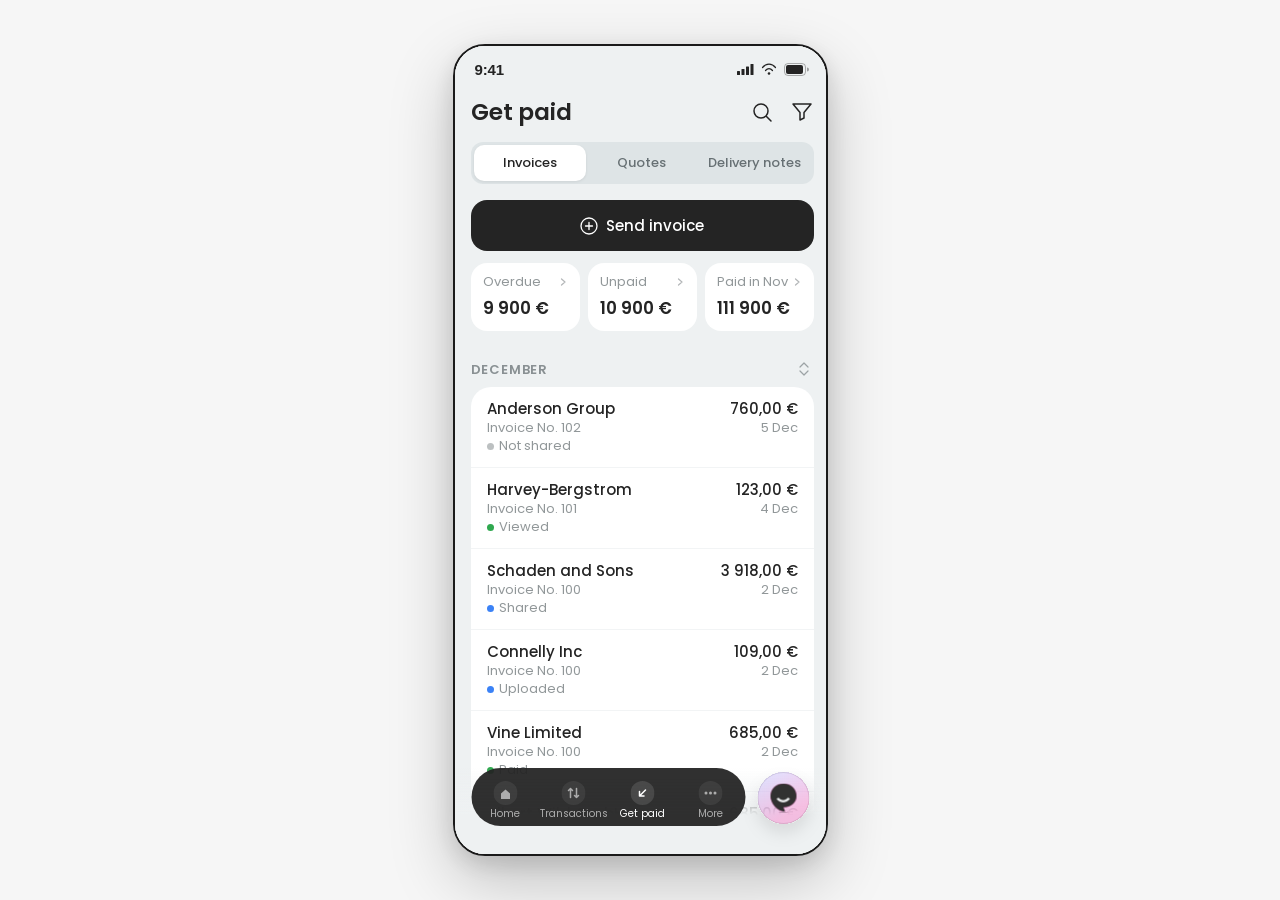
<file: get-paid.html>
<!DOCTYPE html>
<html lang="en">
<head>
  <meta charset="UTF-8">
  <meta name="viewport" content="width=375, initial-scale=1.0, maximum-scale=1.0">
  <script src="https://mcp.figma.com/mcp/html-to-design/capture.js" async></script>
  <title>Finom – Get Paid</title>
  <link href="https://fonts.googleapis.com/css2?family=Poppins:wght@400;500;600&display=swap" rel="stylesheet">
  <link rel="stylesheet" href="css/ai-icon.css">
  <style>
    *, *::before, *::after { box-sizing: border-box; margin: 0; padding: 0; }
    @view-transition { navigation: auto; }
    ::view-transition-group(ai-btn) { animation-duration: 300ms; animation-timing-function: ease-in-out; }

    body {
      background: #F6F6F6;
      display: flex;
      justify-content: center;
      align-items: center;
      min-height: 100vh;
      font-family: 'Poppins', sans-serif;
    }

    .device-frame {
      width: 375px;
      height: 812px;
      border-radius: 32px;
      border: 2px solid #1a1a1a;
      box-shadow: 0 24px 64px rgba(0,0,0,0.22), 0 8px 24px rgba(0,0,0,0.12);
      overflow: hidden;
      position: relative;
      flex-shrink: 0;
      transform: translateZ(0);
    }

    .screen {
      width: 375px;
      background: #eef1f2;
      min-height: 100vh;
      position: relative;
      overflow-x: hidden;
    }

    .device-frame .screen {
      min-height: unset;
      height: 812px;
      overflow-y: auto;
    }

    /* ── Status bar ───────────────────────────────────────────── */
    .status-bar {
      background: #eef1f2;
      display: flex;
      justify-content: space-between;
      align-items: center;
      padding: 14px 20px 12px 20px;
      height: 44px;
      position: sticky;
      top: 0;
      z-index: 10;
    }
    .status-time {
      font-family: -apple-system, 'SF Pro Text', sans-serif;
      font-size: 15px;
      font-weight: 600;
      color: #242424;
      letter-spacing: -0.165px;
    }
    .status-icons { display: flex; align-items: center; gap: 7px; }

    /* ── Page header ──────────────────────────────────────────── */
    .page-header {
      padding: 8px 16px 16px;
      display: flex;
      align-items: center;
      justify-content: space-between;
      background: #eef1f2;
      position: sticky;
      top: 44px;
      z-index: 10;
    }
    .page-title {
      font-size: 23px;
      font-weight: 600;
      color: #242424;
      line-height: 28px;
    }
    .header-icons {
      display: flex;
      align-items: center;
      gap: 16px;
    }
    .header-icon {
      width: 24px;
      height: 24px;
      cursor: pointer;
      display: flex;
      align-items: center;
      justify-content: center;
    }

    /* ── Tab switcher ─────────────────────────────────────────── */
    .tab-switcher {
      display: flex;
      margin: 0 16px 16px;
      background: rgba(37,78,92,0.08);
      border-radius: 12px;
      padding: 3px;
    }
    .tab-switch {
      flex: 1;
      text-align: center;
      padding: 8px 0;
      font-size: 13px;
      font-weight: 500;
      color: rgba(36,47,51,0.64);
      border: none;
      background: none;
      border-radius: 10px;
      cursor: pointer;
      font-family: 'Poppins', sans-serif;
    }
    .tab-switch.active {
      background: #fff;
      color: #242424;
      box-shadow: 0 1px 3px rgba(0,0,0,0.08);
    }

    /* ── Content ──────────────────────────────────────────────── */
    .content {
      padding: 0 16px 110px;
    }

    /* ── Send invoice button ──────────────────────────────────── */
    .send-btn {
      display: flex;
      align-items: center;
      justify-content: center;
      gap: 8px;
      background: #242424;
      color: #fff;
      border: none;
      border-radius: 16px;
      padding: 14px 20px;
      font-size: 15px;
      font-weight: 500;
      cursor: pointer;
      font-family: 'Poppins', sans-serif;
      width: 100%;
      margin-bottom: 12px;
    }

    /* ── Summary cards row ────────────────────────────────────── */
    .summary-row {
      display: flex;
      gap: 8px;
      margin-bottom: 16px;
    }
    .summary-card {
      flex: 1;
      background: #fff;
      border-radius: 16px;
      padding: 10px 12px 12px;
      cursor: pointer;
      transition: background 0.15s;
    }
    .summary-card:active { background: rgba(37, 78, 92, 0.04); }
    .summary-card__top {
      display: flex;
      align-items: center;
      justify-content: space-between;
      margin-bottom: 6px;
    }
    .summary-card__label {
      font-size: 13px;
      font-weight: 400;
      color: rgba(36,47,51,0.5);
      line-height: 18px;
    }
    .summary-card__chevron {
      width: 10px;
      height: 10px;
      flex-shrink: 0;
    }
    .summary-card__value {
      font-size: 17px;
      font-weight: 600;
      color: #242424;
      line-height: 22px;
    }

    /* ── Date group header ────────────────────────────────────── */
    .date-header {
      display: flex;
      align-items: center;
      justify-content: space-between;
      padding: 12px 0 8px;
    }
    .date-header__label {
      font-size: 13px;
      font-weight: 600;
      color: rgba(36, 47, 51, 0.5);
      line-height: 13px;
      letter-spacing: 0.8px;
      text-transform: uppercase;
    }
    .date-header__sort {
      width: 20px;
      height: 20px;
      cursor: pointer;
      display: flex;
      align-items: center;
      justify-content: center;
    }

    /* ── Invoice card ─────────────────────────────────────────── */
    .inv-card {
      background: #fff;
      border-radius: 20px;
      overflow: hidden;
      margin-bottom: 12px;
    }

    /* ── Invoice row ──────────────────────────────────────────── */
    .inv-row {
      display: flex;
      align-items: flex-start;
      padding: 12px 16px;
      cursor: pointer;
      transition: background 0.15s;
    }
    .inv-row:active { background: rgba(37, 78, 92, 0.04); }
    .inv-row + .inv-row {
      border-top: 1px solid rgba(37, 78, 92, 0.06);
    }
    .inv-row__info {
      flex: 1;
      min-width: 0;
    }
    .inv-row__name {
      font-size: 15px;
      font-weight: 500;
      color: #242424;
      line-height: 20px;
    }
    .inv-row__detail {
      font-size: 13px;
      font-weight: 400;
      color: rgba(36, 47, 51, 0.5);
      line-height: 18px;
    }
    .inv-row__status {
      display: flex;
      align-items: center;
      gap: 5px;
      font-size: 13px;
      font-weight: 400;
      line-height: 18px;
    }
    .inv-row__right {
      text-align: right;
      flex-shrink: 0;
      padding-left: 12px;
    }
    .inv-row__amount {
      font-size: 15px;
      font-weight: 500;
      color: #242424;
      white-space: nowrap;
      line-height: 20px;
    }
    .inv-row__date {
      font-size: 13px;
      font-weight: 400;
      color: rgba(36, 47, 51, 0.5);
      line-height: 18px;
    }
    .inv-row__overdue {
      font-size: 13px;
      font-weight: 400;
      color: #e74c3c;
      line-height: 18px;
    }

    /* ── Status dots ──────────────────────────────────────────── */
    .dot {
      width: 7px;
      height: 7px;
      border-radius: 50%;
      flex-shrink: 0;
    }
    .dot--gray { background: rgba(36, 47, 51, 0.3); }
    .dot--green { background: #2fa84f; }
    .dot--blue { background: #3b82f6; }
    .dot--red { background: #e74c3c; }

    .status-text { color: rgba(36, 47, 51, 0.5); }
    .status-text--red { color: #e74c3c; }

    /* ── Bottom navigation ──────────────────────────────────── */
    .bottom-nav {
      position: fixed;
      bottom: 0;
      left: 50%;
      transform: translateX(-50%);
      width: 375px;
      height: 86px;
      background: linear-gradient(to bottom, rgba(238,241,242,0) 0%, #eef1f2 55%);
      display: flex;
      align-items: flex-start;
      justify-content: center;
      padding-top: 0;
      pointer-events: none;
    }
    .tab-bar-wrap {
      display: flex;
      align-items: center;
      gap: 12px;
      pointer-events: all;
    }
    .tab-bar {
      background: rgba(36, 36, 36, 0.94);
      border-radius: 40px;
      height: 58px;
      display: flex;
      width: 274px;
    }
    .tab {
      flex: 1;
      display: flex;
      flex-direction: column;
      align-items: center;
      justify-content: center;
      gap: 4px;
      padding: 7px 0 2px;
      cursor: pointer;
      text-decoration: none;
    }
    .tab-icon { width: 24px; height: 24px; opacity: 0.6; }
    .tab-icon svg { width: 100%; height: 100%; }
    .tab.active .tab-icon { opacity: 1; }
    .tab-label {
      font-size: 10px;
      font-weight: 400;
      color: rgba(255,255,255,0.6);
      line-height: 10px;
    }
    .tab.active .tab-label { color: #fff; }
    /* .ai-btn styles live in css/ai-icon.css */
  </style>
</head>
<body>
<div class="device-frame">
<div class="screen">

  <!-- STATUS BAR -->
  <div class="status-bar">
    <span class="status-time">9:41</span>
    <div class="status-icons">
      <svg width="17" height="11" viewBox="0 0 17 11" fill="none">
        <rect x="0" y="7" width="3" height="4" rx="0.5" fill="#242424"/>
        <rect x="4.5" y="5" width="3" height="6" rx="0.5" fill="#242424"/>
        <rect x="9" y="2.5" width="3" height="8.5" rx="0.5" fill="#242424"/>
        <rect x="13.5" y="0" width="3" height="11" rx="0.5" fill="#242424"/>
      </svg>
      <svg width="16" height="12" viewBox="0 0 16 12" fill="none">
        <circle cx="8" cy="10.5" r="1.3" fill="#242424"/>
        <path d="M4.5 7.5C5.6 6.2 6.7 5.6 8 5.6s2.4.6 3.5 1.9" stroke="#242424" stroke-width="1.2" stroke-linecap="round" fill="none"/>
        <path d="M1.5 4.5C3.2 2.4 5.5 1.2 8 1.2s4.8 1.2 6.5 3.3" stroke="#242424" stroke-width="1.2" stroke-linecap="round" fill="none"/>
      </svg>
      <svg width="26" height="13" viewBox="0 0 26 13" fill="none">
        <rect x="0.5" y="0.5" width="21" height="12" rx="3.5" stroke="#242424" stroke-opacity="0.35"/>
        <rect x="2" y="2" width="17" height="9" rx="2" fill="#242424"/>
        <path d="M23 4.5v4a2 2 0 000-4z" fill="#242424" fill-opacity="0.4"/>
      </svg>
    </div>
  </div>

  <!-- PAGE HEADER -->
  <div class="page-header">
    <h1 class="page-title">Get paid</h1>
    <div class="header-icons">
      <!-- Search icon -->
      <div class="header-icon">
        <svg width="24" height="24" viewBox="0 0 24 24" fill="none">
          <circle cx="11" cy="11" r="7" stroke="#242424" stroke-width="1.5" fill="none"/>
          <path d="M16.5 16.5L21 21" stroke="#242424" stroke-width="1.5" stroke-linecap="round"/>
        </svg>
      </div>
      <!-- Filter icon -->
      <div class="header-icon">
        <svg width="24" height="24" viewBox="0 0 24 24" fill="none">
          <path d="M3 4h18l-7 8.5V18l-4 2V12.5L3 4z" stroke="#242424" stroke-width="1.5" stroke-linejoin="round" fill="none"/>
        </svg>
      </div>
    </div>
  </div>

  <!-- TAB SWITCHER -->
  <div class="tab-switcher">
    <button class="tab-switch active">Invoices</button>
    <button class="tab-switch">Quotes</button>
    <button class="tab-switch">Delivery notes</button>
  </div>

  <!-- CONTENT -->
  <div class="content">

    <!-- Send invoice button -->
    <button class="send-btn">
      <svg width="18" height="18" viewBox="0 0 18 18" fill="none">
        <circle cx="9" cy="9" r="8" stroke="#fff" stroke-width="1.3" fill="none"/>
        <path d="M9 5.5v7M5.5 9h7" stroke="#fff" stroke-width="1.3" stroke-linecap="round"/>
      </svg>
      Send invoice
    </button>

    <!-- Summary cards -->
    <div class="summary-row">
      <div class="summary-card">
        <div class="summary-card__top">
          <span class="summary-card__label">Overdue</span>
          <svg class="summary-card__chevron" width="10" height="10" viewBox="0 0 10 10" fill="none">
            <path d="M3.5 2L7 5L3.5 8" stroke="rgba(36,47,51,0.35)" stroke-width="1.2" stroke-linecap="round" stroke-linejoin="round"/>
          </svg>
        </div>
        <div class="summary-card__value">9 900 &euro;</div>
      </div>
      <div class="summary-card">
        <div class="summary-card__top">
          <span class="summary-card__label">Unpaid</span>
          <svg class="summary-card__chevron" width="10" height="10" viewBox="0 0 10 10" fill="none">
            <path d="M3.5 2L7 5L3.5 8" stroke="rgba(36,47,51,0.35)" stroke-width="1.2" stroke-linecap="round" stroke-linejoin="round"/>
          </svg>
        </div>
        <div class="summary-card__value">10 900 &euro;</div>
      </div>
      <div class="summary-card">
        <div class="summary-card__top">
          <span class="summary-card__label">Paid in Feb</span>
          <svg class="summary-card__chevron" width="10" height="10" viewBox="0 0 10 10" fill="none">
            <path d="M3.5 2L7 5L3.5 8" stroke="rgba(36,47,51,0.35)" stroke-width="1.2" stroke-linecap="round" stroke-linejoin="round"/>
          </svg>
        </div>
        <div class="summary-card__value">111 900 &euro;</div>
      </div>
    </div>

    <!-- APRIL -->
    <div class="date-header">
      <span class="date-header__label">March</span>
      <div class="date-header__sort">
        <svg width="16" height="16" viewBox="0 0 16 16" fill="none">
          <path d="M4 6l4-4 4 4M4 10l4 4 4-4" stroke="rgba(36,47,51,0.4)" stroke-width="1.2" stroke-linecap="round" stroke-linejoin="round"/>
        </svg>
      </div>
    </div>
    <div class="inv-card">
      <!-- Anderson Group -->
      <div class="inv-row">
        <div class="inv-row__info">
          <div class="inv-row__name">Anderson Group</div>
          <div class="inv-row__detail">Invoice No. 102</div>
          <div class="inv-row__status">
            <span class="dot dot--gray"></span>
            <span class="status-text">Not shared</span>
          </div>
        </div>
        <div class="inv-row__right">
          <div class="inv-row__amount">760,00 &euro;</div>
          <div class="inv-row__date">10 Mar</div>
        </div>
      </div>
      <!-- Harvey-Bergstrom -->
      <div class="inv-row">
        <div class="inv-row__info">
          <div class="inv-row__name">Harvey-Bergstrom</div>
          <div class="inv-row__detail">Invoice No. 101</div>
          <div class="inv-row__status">
            <span class="dot dot--green"></span>
            <span class="status-text">Viewed</span>
          </div>
        </div>
        <div class="inv-row__right">
          <div class="inv-row__amount">123,00 &euro;</div>
          <div class="inv-row__date">9 Mar</div>
        </div>
      </div>
      <!-- Schaden and Sons -->
      <div class="inv-row">
        <div class="inv-row__info">
          <div class="inv-row__name">Schaden and Sons</div>
          <div class="inv-row__detail">Invoice No. 100</div>
          <div class="inv-row__status">
            <span class="dot dot--blue"></span>
            <span class="status-text">Shared</span>
          </div>
        </div>
        <div class="inv-row__right">
          <div class="inv-row__amount">3 918,00 &euro;</div>
          <div class="inv-row__date">6 Mar</div>
        </div>
      </div>
      <!-- Connelly Inc -->
      <div class="inv-row">
        <div class="inv-row__info">
          <div class="inv-row__name">Connelly Inc</div>
          <div class="inv-row__detail">Invoice No. 100</div>
          <div class="inv-row__status">
            <span class="dot dot--blue"></span>
            <span class="status-text">Uploaded</span>
          </div>
        </div>
        <div class="inv-row__right">
          <div class="inv-row__amount">109,00 &euro;</div>
          <div class="inv-row__date">6 Mar</div>
        </div>
      </div>
      <!-- Vine Limited -->
      <div class="inv-row">
        <div class="inv-row__info">
          <div class="inv-row__name">Vine Limited</div>
          <div class="inv-row__detail">Invoice No. 100</div>
          <div class="inv-row__status">
            <span class="dot dot--green"></span>
            <span class="status-text">Paid</span>
          </div>
        </div>
        <div class="inv-row__right">
          <div class="inv-row__amount">685,00 &euro;</div>
          <div class="inv-row__date">6 Mar</div>
        </div>
      </div>
      <!-- Albert Wild GmbH -->
      <div class="inv-row">
        <div class="inv-row__info">
          <div class="inv-row__name">Albert Wild GmbH</div>
          <div class="inv-row__detail">Invoice No. 99</div>
          <div class="inv-row__status">
            <span class="dot dot--blue"></span>
            <span class="status-text">Shared</span>
          </div>
        </div>
        <div class="inv-row__right">
          <div class="inv-row__amount">685,00 &euro;</div>
          <div class="inv-row__date">6 Mar</div>
          <div class="inv-row__overdue">Overdue 2 days</div>
        </div>
      </div>
    </div>

    <!-- MARCH -->
    <div class="date-header">
      <span class="date-header__label">February</span>
    </div>
    <div class="inv-card">
      <!-- Low Tide Corporation -->
      <div class="inv-row">
        <div class="inv-row__info">
          <div class="inv-row__name">Low Tide Corporation</div>
          <div class="inv-row__detail">Invoice No. 88</div>
          <div class="inv-row__status">
            <span class="dot dot--red"></span>
            <span class="status-text status-text--red">Overdue for 3 days</span>
          </div>
        </div>
        <div class="inv-row__right">
          <div class="inv-row__amount">654,00 &euro;</div>
          <div class="inv-row__date">25 Feb</div>
        </div>
      </div>
      <!-- Albert Wild GmbH -->
      <div class="inv-row">
        <div class="inv-row__info">
          <div class="inv-row__name">Albert Wild GmbH</div>
          <div class="inv-row__detail">Invoice No. 100</div>
          <div class="inv-row__status">
            <span class="dot dot--green"></span>
            <span class="status-text">Paid</span>
          </div>
        </div>
        <div class="inv-row__right">
          <div class="inv-row__amount">234,00 &euro;</div>
          <div class="inv-row__date">18 Feb</div>
        </div>
      </div>
      <!-- Heinze KG -->
      <div class="inv-row">
        <div class="inv-row__info">
          <div class="inv-row__name">Heinze KG</div>
          <div class="inv-row__detail">Invoice No. 100</div>
          <div class="inv-row__status">
            <span class="dot dot--green"></span>
            <span class="status-text">Paid</span>
          </div>
        </div>
        <div class="inv-row__right">
          <div class="inv-row__amount">1 456,00 &euro;</div>
          <div class="inv-row__date">16 Feb</div>
        </div>
      </div>
    </div>

  </div>

  <!-- BOTTOM NAVIGATION -->
  <div class="bottom-nav">
    <div class="tab-bar-wrap">
      <div class="tab-bar">
        <a href="index.html" class="tab">
          <div class="tab-icon">
            <svg viewBox="0 0 24 24" fill="none">
              <circle cx="12" cy="12" r="12" fill="rgba(255,255,255,0.12)"/>
              <path d="M7.5 12.5L12 8.5l4.5 4v5a.5.5 0 01-.5.5H8a.5.5 0 01-.5-.5v-5z" fill="white"/>
            </svg>
          </div>
          <span class="tab-label">Home</span>
        </a>
        <a href="transactions.html" class="tab">
          <div class="tab-icon">
            <svg viewBox="0 0 24 24" fill="none">
              <circle cx="12" cy="12" r="12" fill="rgba(255,255,255,0.12)"/>
              <path d="M9 7.5v9M9 7.5L7 9.5M9 7.5l2 2M15 16.5v-9M15 16.5l-2-2M15 16.5l2-2" stroke="white" stroke-width="1.5" stroke-linecap="round" stroke-linejoin="round"/>
            </svg>
          </div>
          <span class="tab-label">Transactions</span>
        </a>
        <a href="get-paid.html" class="tab active">
          <div class="tab-icon">
            <svg viewBox="0 0 24 24" fill="none">
              <circle cx="12" cy="12" r="12" fill="rgba(255,255,255,0.12)"/>
              <path d="M15 9l-6 6M9 15h4.5M9 15v-4.5" stroke="white" stroke-width="1.5" stroke-linecap="round" stroke-linejoin="round"/>
            </svg>
          </div>
          <span class="tab-label">Get paid</span>
        </a>
        <a href="more.html" class="tab">
          <div class="tab-icon">
            <svg viewBox="0 0 24 24" fill="none">
              <circle cx="12" cy="12" r="12" fill="rgba(255,255,255,0.12)"/>
              <circle cx="7.5" cy="12" r="1.5" fill="white"/>
              <circle cx="12" cy="12" r="1.5" fill="white"/>
              <circle cx="16.5" cy="12" r="1.5" fill="white"/>
            </svg>
          </div>
          <span class="tab-label">More</span>
        </a>
      </div>

      <!-- AI button -->
      <button class="ai-btn" id="ai-btn" data-ai-icon aria-label="Open AI assistant">
        <img src="Button.svg" alt="">
      </button>
    </div>
  </div>

</div><!-- /screen -->
</div><!-- /device-frame -->

<script src="js/chat-history.js"></script>
<script src="js/ai-icon.js"></script>
<script src="js/app-context.js"></script>

<script>
/* ── Dynamic dates — all dates shift relative to today ───── */
(function () {
  function startOfDay(d) { var r = new Date(d); r.setHours(0, 0, 0, 0); return r; }

  var today    = startOfDay(new Date());
  var locale   = 'en-GB';
  var shortFmt = new Intl.DateTimeFormat(locale, { day: 'numeric', month: 'short' });
  var monthFmt = new Intl.DateTimeFormat(locale, { month: 'long' });
  var shortMonthFmt = new Intl.DateTimeFormat(locale, { month: 'short' });

  var dom = today.getDate();
  var yr  = today.getFullYear();
  var mo  = today.getMonth();

  /* Group 1: current month — spread from today backward, clamped to 1st */
  var g1Days = [dom, Math.max(dom - 1, 1), Math.max(dom - 3, 1),
                Math.max(dom - 3, 1), Math.max(dom - 3, 1), Math.max(dom - 3, 1)];
  var g1Dates = g1Days.map(function (d) { return new Date(yr, mo, d); });

  /* Group 2: previous month — fixed days, clamped to month length */
  var prevLastDay = new Date(yr, mo, 0).getDate();
  var g2Days = [Math.min(25, prevLastDay), Math.min(18, prevLastDay), Math.min(16, prevLastDay)];
  var g2Dates = g2Days.map(function (d) { return new Date(yr, mo - 1, d); });

  var groups = [
    { dates: g1Dates },
    { dates: g2Dates }
  ];

  /* Update group labels */
  var headers = document.querySelectorAll('.date-header__label');
  headers.forEach(function (h, i) {
    if (i < groups.length) h.textContent = monthFmt.format(groups[i].dates[0]);
  });

  /* Update invoice dates within each group's card */
  var cards = document.querySelectorAll('.inv-card');
  cards.forEach(function (card, i) {
    if (i >= groups.length) return;
    var dateCells = card.querySelectorAll('.inv-row__date');
    groups[i].dates.forEach(function (date, j) {
      if (j < dateCells.length) dateCells[j].textContent = shortFmt.format(date);
    });
  });

  /* Update "Paid in {month}" summary label */
  var summaryLabels = document.querySelectorAll('.summary-card__label');
  summaryLabels.forEach(function (el) {
    if (/^Paid in/i.test(el.textContent)) {
      el.textContent = 'Paid in ' + shortMonthFmt.format(new Date(yr, mo - 1, 1));
    }
  });
})();
</script>

<script>
(function () {
  var ctx = { currentScreen: 'get-paid' };

  var invs = [];
  document.querySelectorAll('.inv-row').forEach(function (row) {
    var nameEl = row.querySelector('.inv-row__name');
    var detailEl = row.querySelector('.inv-row__detail');
    var amountEl = row.querySelector('.inv-row__amount');
    var statusEl = row.querySelector('.status-text');
    var dateEl = row.querySelector('.inv-row__date');
    if (nameEl) {
      invs.push({
        id: detailEl ? detailEl.textContent.trim() : '',
        client: nameEl.textContent.trim(),
        amount: amountEl ? amountEl.textContent.trim() : '',
        status: statusEl ? statusEl.textContent.trim() : '',
        detail: dateEl ? dateEl.textContent.trim() : ''
      });
    }
  });
  ctx.invoices = invs;

  var summaryCards = document.querySelectorAll('.summary-card');
  if (summaryCards.length >= 3) {
    ctx.invoiceSummary = {
      overdue: (summaryCards[0].querySelector('.summary-card__value') || {}).textContent || '',
      unpaid: (summaryCards[1].querySelector('.summary-card__value') || {}).textContent || '',
      paid: (summaryCards[2].querySelector('.summary-card__value') || {}).textContent || ''
    };
  }

  var activeTab = document.querySelector('.tab-switch.active');
  ctx.invoiceTab = activeTab ? activeTab.textContent.trim() : 'Invoices';

  FinomAI.AppContext.update(ctx);

  document.getElementById('ai-btn').addEventListener('click', function () {
    window.location.href = 'ai.html';
  });
})();
</script>

<script>
/* ── AI-btn shared-element: FLIP fallback for browsers without View Transitions ── */
(function () {
  var KEY = 'finom_ai_flip';
  function capture() {
    var b = document.querySelector('.ai-btn'); if (!b) return;
    var r = b.getBoundingClientRect();
    try { sessionStorage.setItem(KEY, JSON.stringify({ t: r.top, l: r.left, w: r.width, h: r.height })); } catch (e) {}
  }
  function animate() {
    if ('startViewTransition' in document) return;
    var d; try { d = JSON.parse(sessionStorage.getItem(KEY) || 'null'); sessionStorage.removeItem(KEY); } catch (e) { return; }
    if (!d) return;
    var b = document.querySelector('.ai-btn'); if (!b) return;
    var p = b.getBoundingClientRect();
    var dx = d.l - p.left, dy = d.t - p.top, sx = d.w / p.width, sy = d.h / p.height;
    if (Math.abs(dx) < 1 && Math.abs(dy) < 1 && Math.abs(sx - 1) < 0.01) return;
    b.style.willChange = 'transform'; b.style.transition = 'none'; b.style.transformOrigin = 'top left';
    b.style.transform = 'translate(' + dx + 'px,' + dy + 'px) scale(' + sx + ',' + sy + ')';
    void b.getBoundingClientRect();
    requestAnimationFrame(function () { requestAnimationFrame(function () {
      b.style.transition = 'transform 300ms ease-in-out'; b.style.transform = 'none';
      b.addEventListener('transitionend', function () {
        b.style.willChange = b.style.transition = b.style.transformOrigin = b.style.transform = '';
      }, { once: true });
    }); });
  }
  animate();
  var b = document.querySelector('.ai-btn');
  if (b) b.addEventListener('click', capture, true);
})();
</script>
</body>
</html>
</file>
<file: css/ai-icon.css>
/* ══════════════════════════════════════════════════════════════
   AI Icon — unified component styles
   All AI icon button variants (tab-bar, overlay float, ghost)
   share this stylesheet.  Page-specific positioning (fixed,
   bottom, right, z-index, opacity, transition) lives in each
   page's embedded <style> block so this file stays generic.
   ══════════════════════════════════════════════════════════════ */

/* ── Base: shared by every variant ───────────────────────── */
[data-ai-icon] {
  position: relative;
  overflow: visible;
  background: none;
  border: none;
  box-shadow: none;
  cursor: pointer;
  padding: 0;
  display: flex;
  align-items: center;
  justify-content: center;
}

/* The Button.svg is 84×84 with its own gradient circle + shadow.
   The visible circle is 52 px wide, centred inside the 84 px canvas.
   Displaying at 84×84 and centring it over the 52×52 hit-area means
   the circle aligns exactly while the shadow overflows naturally. */
[data-ai-icon] > img {
  position: absolute;
  top: 50%;
  left: 50%;
  transform: translate(-50%, -50%);
  width: 84px;
  height: 84px;
  pointer-events: none;
}

/* ── Badge ────────────────────────────────────────────────── */
.ai-icon__badge {
  position: absolute;
  top: -2px;
  right: -2px;
  min-width: 20px;
  height: 20px;
  border-radius: 10px;
  background: #fe42b4;
  color: #fff;
  font-size: 12px;
  font-weight: 600;
  display: flex;
  align-items: center;
  justify-content: center;
  padding: 0 5px;
  line-height: 1;
  pointer-events: none;
  z-index: 1;
}

/* ── Tab-bar variant (.ai-btn) ────────────────────────────── */
.ai-btn {
  width: 52px;
  height: 52px;
  flex-shrink: 0;
  transform: translateY(10px);
  view-transition-name: ai-btn;
}

/* ── Ghost placeholder used in ai.html for view-transition ── */
/* Matches the tab-bar transform so the shared-element animation
   starts/ends at the same visual position as .ai-btn. */
.ai-btn-ghost {
  position: fixed;
  bottom: 32px;
  right: 20px;
  width: 52px;
  height: 52px;
  pointer-events: none;
  opacity: 0;
  transform: translateY(10px);
  view-transition-name: ai-btn;
}

/* ── Overlay floating variant (.ai-float) ─────────────────── */
/* Positional rules (fixed, right, bottom, z-index) are kept
   per-page.  Only the shared visual rules live here. */
.ai-float {
  width: 52px;
  height: 52px;
  border-radius: 50%;
  opacity: 0;
  pointer-events: none;
  transition: opacity 200ms ease;
}
.ai-float:active { transform: scale(0.95); }
</file>
